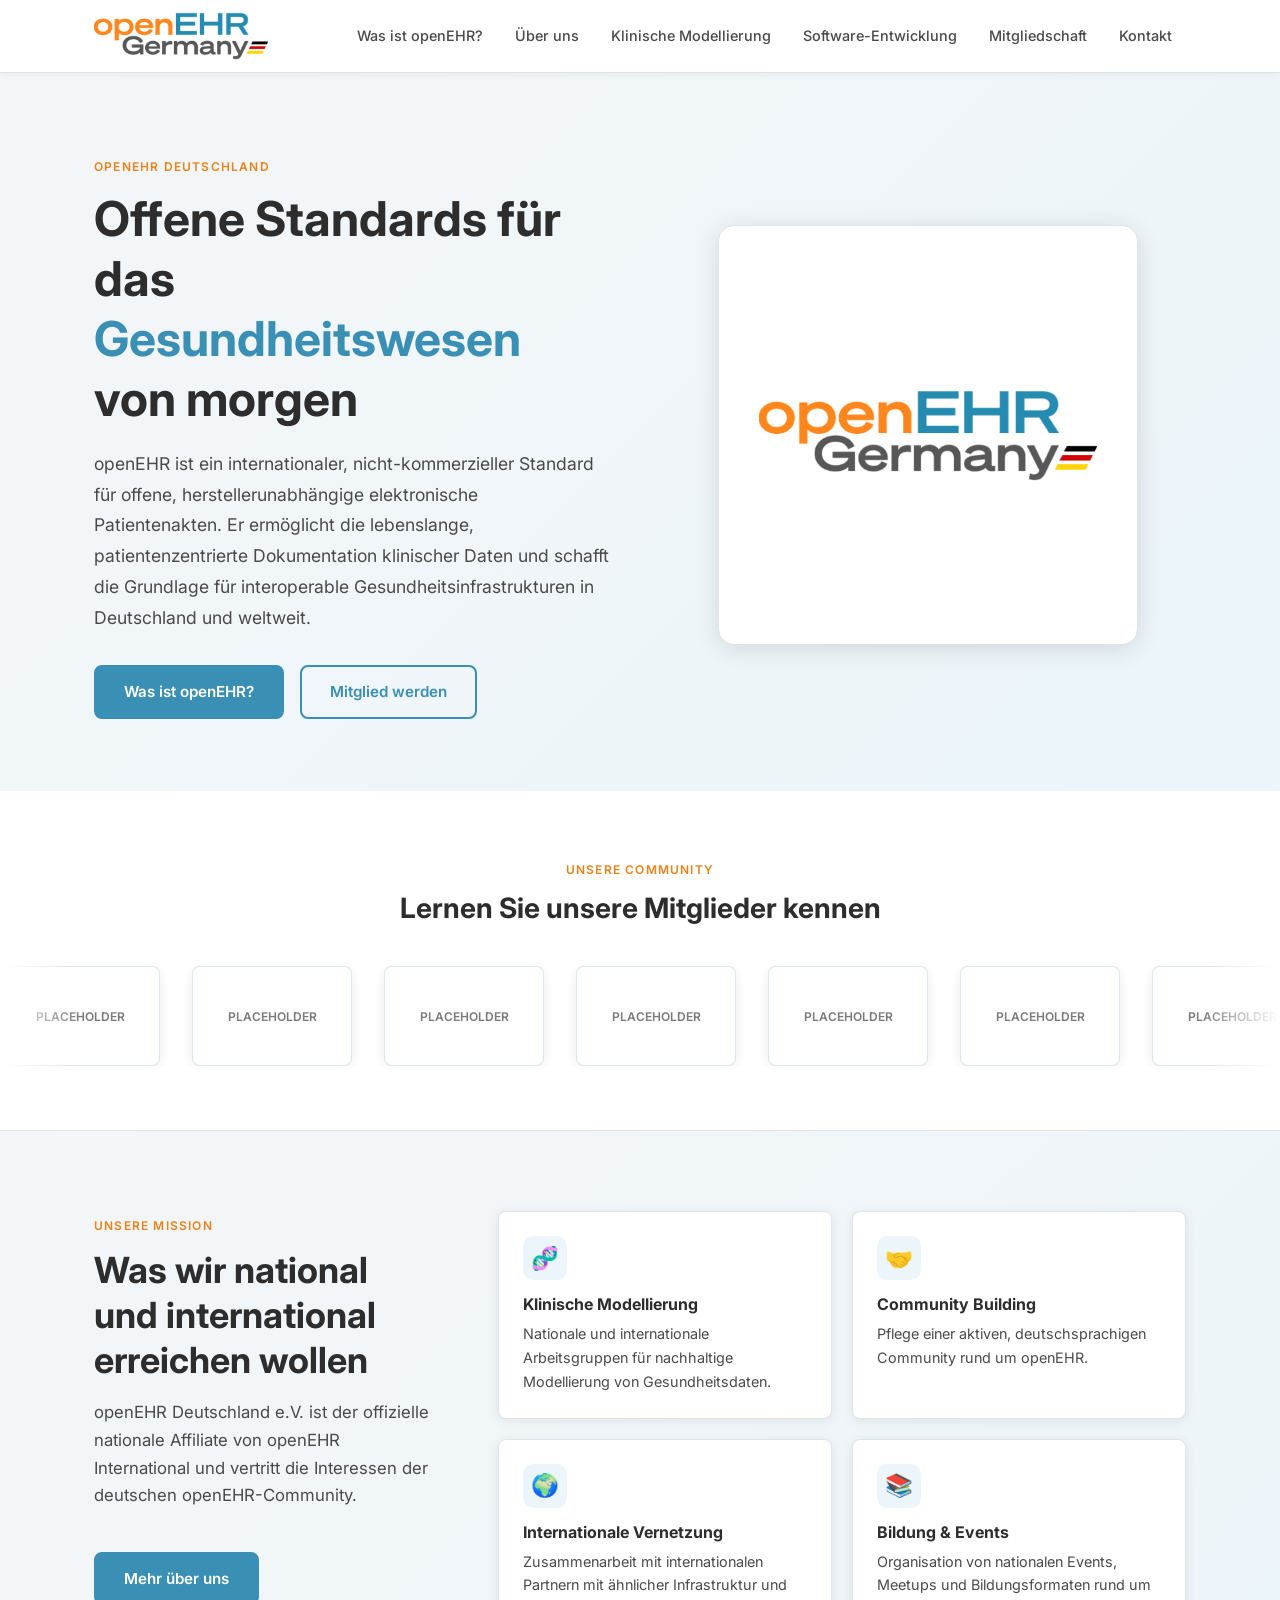
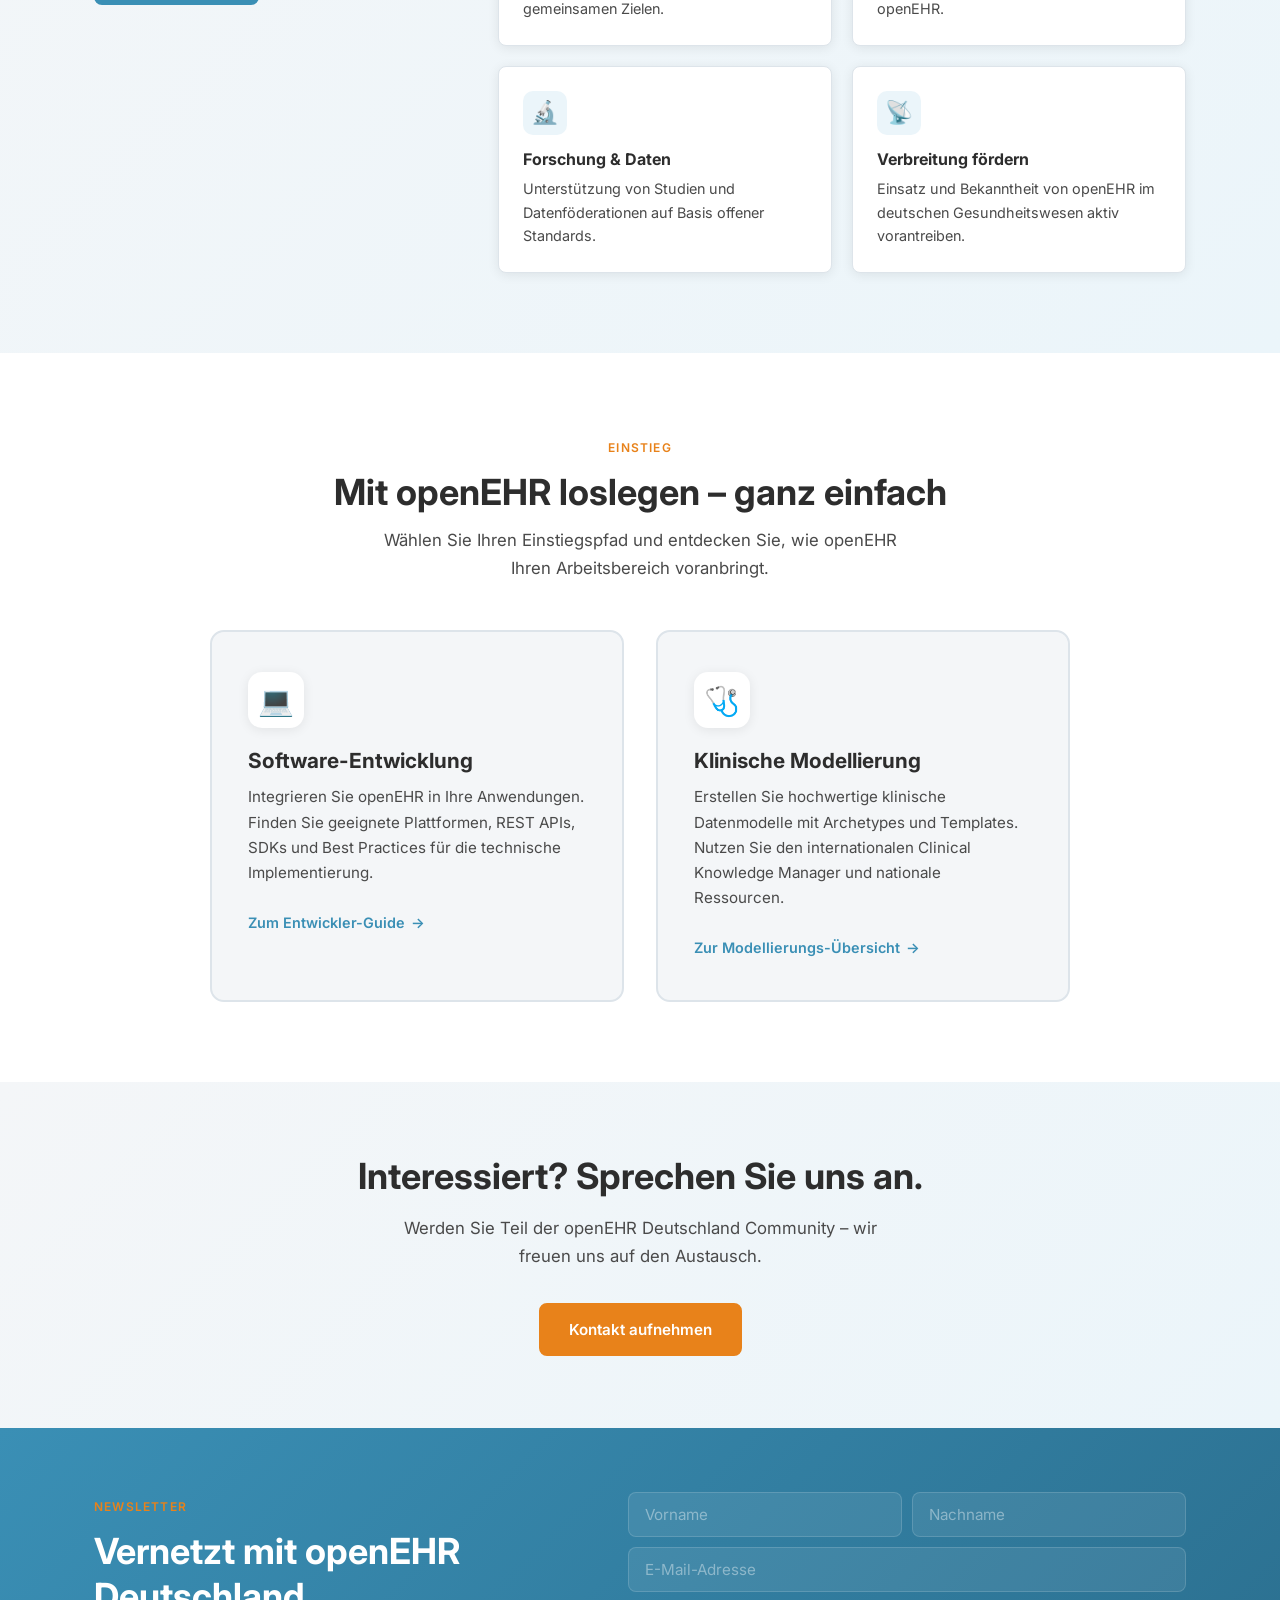
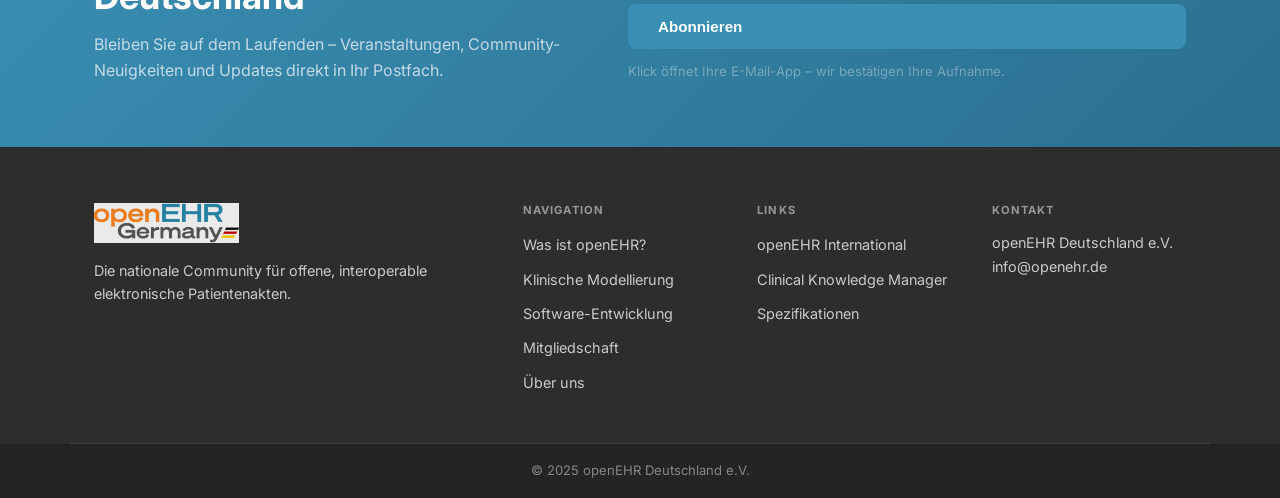
<file: index.html>
<!DOCTYPE html>
<html lang="de">
<head>
  <meta charset="UTF-8">
  <meta name="viewport" content="width=device-width, initial-scale=1.0">
  <title>openEHR Deutschland – Offene Standards für das Gesundheitswesen</title>
  <meta name="description" content="openEHR Deutschland – Die nationale Community für offene, interoperable elektronische Patientenakten in Deutschland.">
  <link rel="stylesheet" href="assets/css/main.css">
  <link rel="preconnect" href="https://fonts.googleapis.com">
  <link rel="preconnect" href="https://fonts.gstatic.com" crossorigin>
  <link href="https://fonts.googleapis.com/css2?family=Inter:wght@300;400;500;600;700&display=swap" rel="stylesheet">
</head>
<body>

<header class="site-header">
  <div class="container header-inner">
    <a href="index.html" class="logo-link">
      <img src="assets/images/logo.png" alt="openEHR Deutschland" class="site-logo">
    </a>
    <nav class="site-nav">
      <button class="nav-toggle" aria-label="Navigation öffnen">
        <span></span><span></span><span></span>
      </button>
            <ul class="nav-list">
        <li><a href="was-ist-openehr.html">Was ist openEHR?</a></li>
        <li><a href="ueber-uns.html">Über uns</a></li>
        <li><a href="klinische-modellierung.html">Klinische Modellierung</a></li>
        <li><a href="software-entwicklung.html">Software-Entwicklung</a></li>
        <li><a href="mitgliedschaft.html">Mitgliedschaft</a></li>
        <li><a href="kontakt.html">Kontakt</a></li>
      </ul>
    </nav>
  </div>
</header>

<main>

  <!-- HERO -->
  <section class="hero">
    <div class="container hero-inner">
      <div class="hero-text">
        <span class="section-label">openEHR Deutschland</span>
        <h1>Offene Standards für das <span class="accent-blue">Gesundheitswesen</span> von morgen</h1>
        <p>
          openEHR ist ein internationaler, nicht-kommerzieller Standard für offene, herstellerunabhängige
          elektronische Patientenakten. Er ermöglicht die lebenslange, patientenzentrierte Dokumentation
          klinischer Daten und schafft die Grundlage für interoperable Gesundheits&shy;infrastrukturen
          in Deutschland und weltweit.
        </p>
        <div class="hero-actions">
          <a href="was-ist-openehr.html" class="btn btn-primary">Was ist openEHR?</a>
          <a href="mitgliedschaft.html" class="btn btn-outline">Mitglied werden</a>
        </div>
      </div>
      <div class="hero-image-wrap">
        <div class="hero-image-box">
          <img src="assets/images/logo.png" alt="openEHR Deutschland Logo">
        </div>
      </div>
    </div>
  </section>

  <!-- MEMBERS SLIDER -->
  <section class="members-section">
    <div class="container">
      <div class="section-header">
        <span class="section-label">Unsere Community</span>
        <h2>Lernen Sie unsere Mitglieder kennen</h2>
      </div>
    </div>
    <div class="slider-outer">
      <div class="slider-track">
        <div class="member-card"><span>PLACEHOLDER</span></div>
        <div class="member-card"><span>PLACEHOLDER</span></div>
        <div class="member-card"><span>PLACEHOLDER</span></div>
        <div class="member-card"><span>PLACEHOLDER</span></div>
        <div class="member-card"><span>PLACEHOLDER</span></div>
        <div class="member-card"><span>PLACEHOLDER</span></div>
        <!-- Duplicate for seamless loop -->
        <div class="member-card"><span>PLACEHOLDER</span></div>
        <div class="member-card"><span>PLACEHOLDER</span></div>
        <div class="member-card"><span>PLACEHOLDER</span></div>
        <div class="member-card"><span>PLACEHOLDER</span></div>
        <div class="member-card"><span>PLACEHOLDER</span></div>
        <div class="member-card"><span>PLACEHOLDER</span></div>
      </div>
    </div>
  </section>

  <!-- AFFILIATE GOALS -->
  <section class="goals-section">
    <div class="container goals-inner">
      <div class="goals-heading">
        <span class="section-label">Unsere Mission</span>
        <h2>Was wir national und international erreichen wollen</h2>
        <p>
          openEHR Deutschland e.V. ist der offizielle nationale Affiliate von openEHR International
          und vertritt die Interessen der deutschen openEHR-Community.
        </p>
        <br>
        <a href="ueber-uns.html" class="btn btn-primary">Mehr über uns</a>
      </div>
      <div class="goals-grid">
        <div class="goal-card">
          <div class="goal-icon">🧬</div>
          <h3>Klinische Modellierung</h3>
          <p>Nationale und internationale Arbeitsgruppen für nachhaltige Modellierung von Gesundheitsdaten.</p>
        </div>
        <div class="goal-card">
          <div class="goal-icon">🤝</div>
          <h3>Community Building</h3>
          <p>Pflege einer aktiven, deutschsprachigen Community rund um openEHR.</p>
        </div>
        <div class="goal-card">
          <div class="goal-icon">🌍</div>
          <h3>Internationale Vernetzung</h3>
          <p>Zusammenarbeit mit internationalen Partnern mit ähnlicher Infrastruktur und gemeinsamen Zielen.</p>
        </div>
        <div class="goal-card">
          <div class="goal-icon">📚</div>
          <h3>Bildung &amp; Events</h3>
          <p>Organisation von nationalen Events, Meetups und Bildungsformaten rund um openEHR.</p>
        </div>
        <div class="goal-card">
          <div class="goal-icon">🔬</div>
          <h3>Forschung &amp; Daten</h3>
          <p>Unterstützung von Studien und Datenföderationen auf Basis offener Standards.</p>
        </div>
        <div class="goal-card">
          <div class="goal-icon">📡</div>
          <h3>Verbreitung fördern</h3>
          <p>Einsatz und Bekanntheit von openEHR im deutschen Gesundheitswesen aktiv vorantreiben.</p>
        </div>
      </div>
    </div>
  </section>

  <!-- GETTING STARTED -->
  <section class="getstarted-section">
    <div class="container">
      <div class="section-header">
        <span class="section-label">Einstieg</span>
        <h2>Mit openEHR loslegen – ganz einfach</h2>
        <p>Wählen Sie Ihren Einstiegspfad und entdecken Sie, wie openEHR Ihren Arbeitsbereich voranbringt.</p>
      </div>
      <div class="getstarted-grid">
        <a href="software-entwicklung.html" class="getstarted-card">
          <div class="card-icon">💻</div>
          <h3>Software-Entwicklung</h3>
          <p>
            Integrieren Sie openEHR in Ihre Anwendungen. Finden Sie geeignete Plattformen,
            REST APIs, SDKs und Best Practices für die technische Implementierung.
          </p>
          <span class="card-link">Zum Entwickler-Guide</span>
        </a>
        <a href="klinische-modellierung.html" class="getstarted-card">
          <div class="card-icon">🩺</div>
          <h3>Klinische Modellierung</h3>
          <p>
            Erstellen Sie hochwertige klinische Datenmodelle mit Archetypes und Templates.
            Nutzen Sie den internationalen Clinical Knowledge Manager und nationale Ressourcen.
          </p>
          <span class="card-link">Zur Modellierungs-Übersicht</span>
        </a>
      </div>
    </div>
  </section>

  <!-- CTA / Kontakt -->
  <section class="cta-section">
    <div class="container">
      <h2>Interessiert? Sprechen Sie uns an.</h2>
      <p>Werden Sie Teil der openEHR Deutschland Community – wir freuen uns auf den Austausch.</p>
      <a href="kontakt.html" class="btn btn-orange">Kontakt aufnehmen</a>
    </div>
  </section>

  <!-- Newsletter -->
  <section class="newsletter-section">
    <div class="container newsletter-inner">
      <div class="newsletter-text">
        <span class="section-label">Newsletter</span>
        <h2>Vernetzt mit openEHR Deutschland</h2>
        <p>Bleiben Sie auf dem Laufenden – Veranstaltungen, Community-Neuigkeiten und Updates direkt in Ihr Postfach.</p>
      </div>
      <form class="newsletter-form" id="newsletterForm" novalidate>
        <div class="newsletter-fields">
          <input type="text" id="nl-first" placeholder="Vorname" required>
          <input type="text" id="nl-last" placeholder="Nachname" required>
          <input type="email" id="nl-email" placeholder="E-Mail-Adresse" required>
        </div>
        <button type="submit" class="btn btn-primary">Abonnieren</button>
        <p class="newsletter-hint">Klick öffnet Ihre E-Mail-App – wir bestätigen Ihre Aufnahme.</p>
      </form>
    </div>
  </section>

</main>

<footer class="site-footer">
  <div class="container footer-inner">
    <div class="footer-col">
      <img src="assets/images/logo.png" alt="openEHR Deutschland" class="footer-logo">
      <p class="footer-tagline">Die nationale Community für offene, interoperable elektronische Patientenakten.</p>
    </div>
    <div class="footer-col">
      <h4>Navigation</h4>
      <ul>
        <li><a href="was-ist-openehr.html">Was ist openEHR?</a></li>
        <li><a href="klinische-modellierung.html">Klinische Modellierung</a></li>
        <li><a href="software-entwicklung.html">Software-Entwicklung</a></li>
        <li><a href="mitgliedschaft.html">Mitgliedschaft</a></li>
        <li><a href="ueber-uns.html">Über uns</a></li>
      </ul>
    </div>
    <div class="footer-col">
      <h4>Links</h4>
      <ul>
        <li><a href="https://www.openehr.org" target="_blank" rel="noopener">openEHR International</a></li>
        <li><a href="https://ckm.openehr.org" target="_blank" rel="noopener">Clinical Knowledge Manager</a></li>
        <li><a href="https://specifications.openehr.org" target="_blank" rel="noopener">Spezifikationen</a></li>
      </ul>
    </div>
    <div class="footer-col">
      <h4>Kontakt</h4>
      <p>openEHR Deutschland e.V.<br>
      <a href="mailto:info@openehr.de">info@openehr.de</a></p>
    </div>
  </div>
  <div class="footer-bottom">
    <div class="container">
      <p>&copy; 2025 openEHR Deutschland e.V.</p>
    </div>
  </div>
</footer>

<script src="assets/js/main.js"></script>
<script>
  document.getElementById('newsletterForm').addEventListener('submit', function(e) {
    e.preventDefault();
    var first = document.getElementById('nl-first').value.trim();
    var last  = document.getElementById('nl-last').value.trim();
    var email = document.getElementById('nl-email').value.trim();
    if (!first || !last || !email) return;
    var body = 'Bitte nehmen Sie mich in den Newsletter-Verteiler auf.

Name: ' + first + ' ' + last + '
E-Mail: ' + email;
    window.location.href = 'mailto:newsletter@openehr.de?subject=Newsletter%20Anmeldung&body=' + encodeURIComponent(body);
  });
</script>
</body>
</html>
</file>
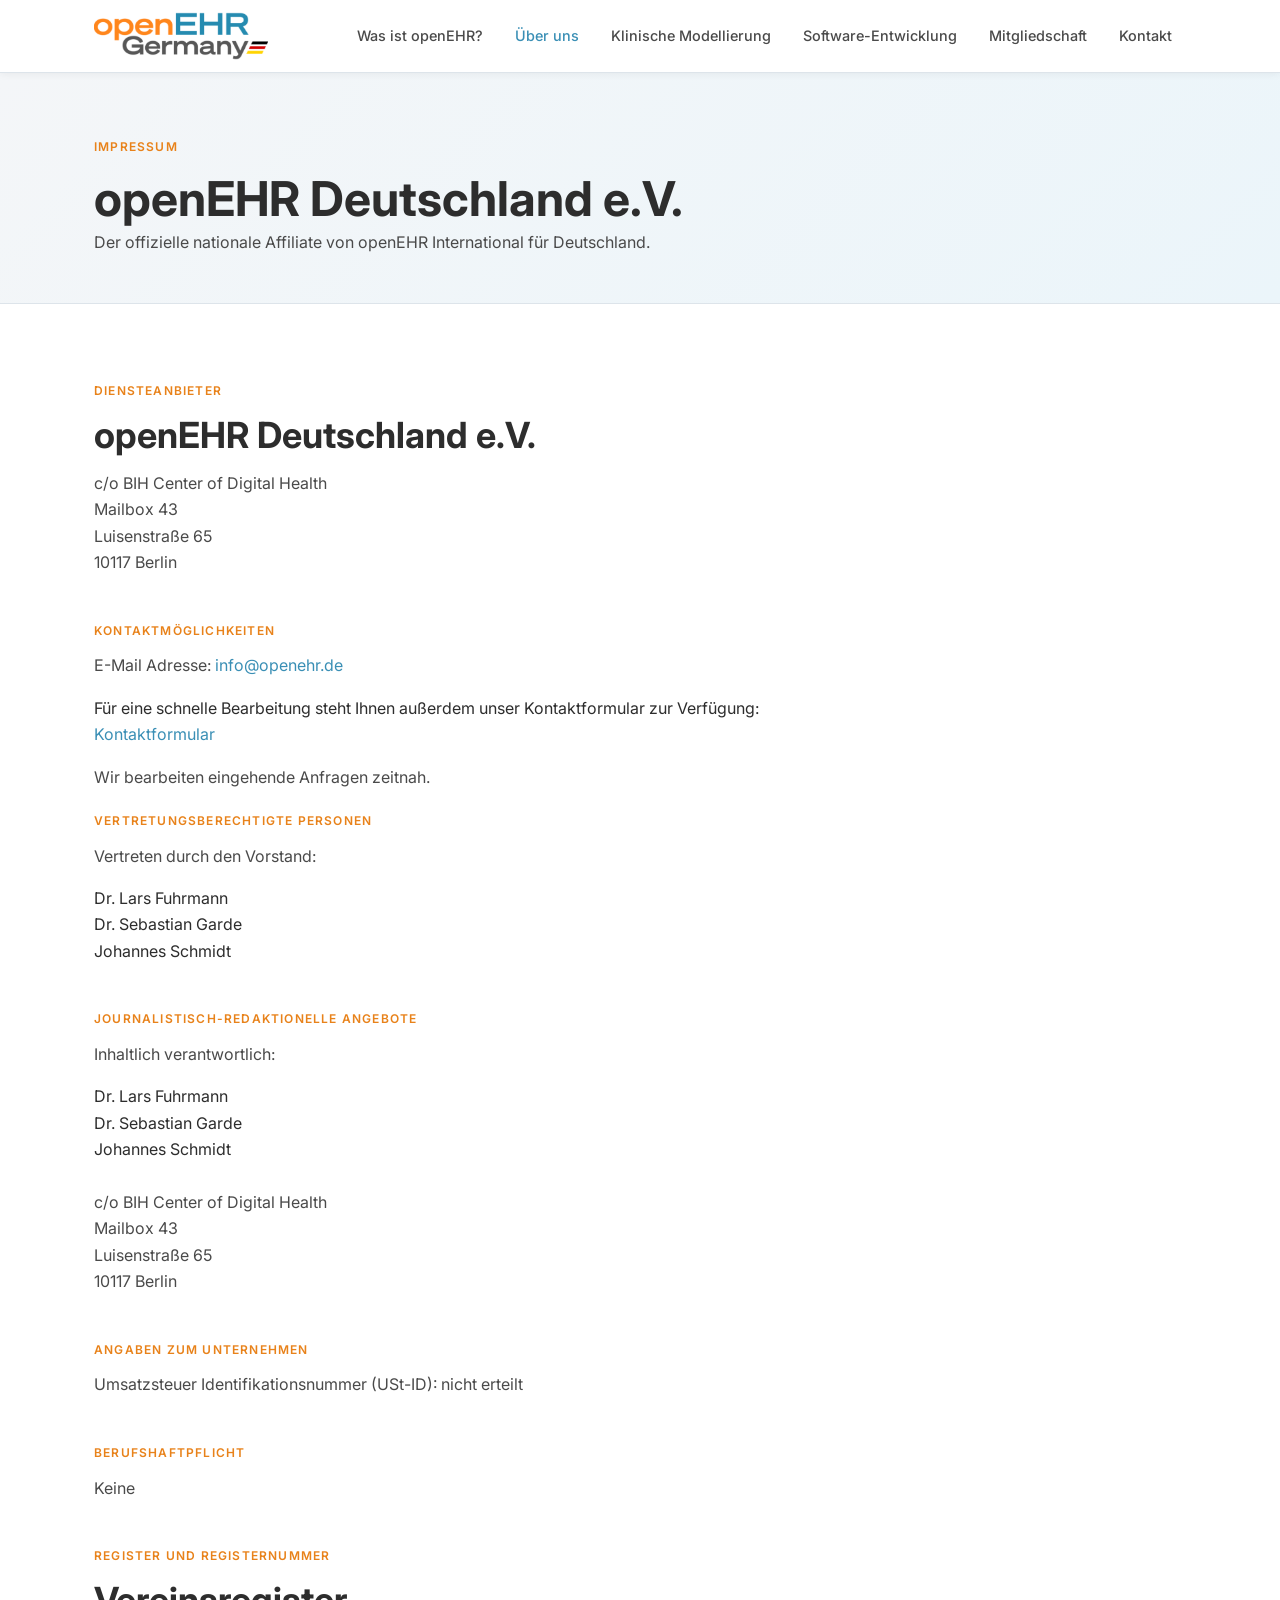
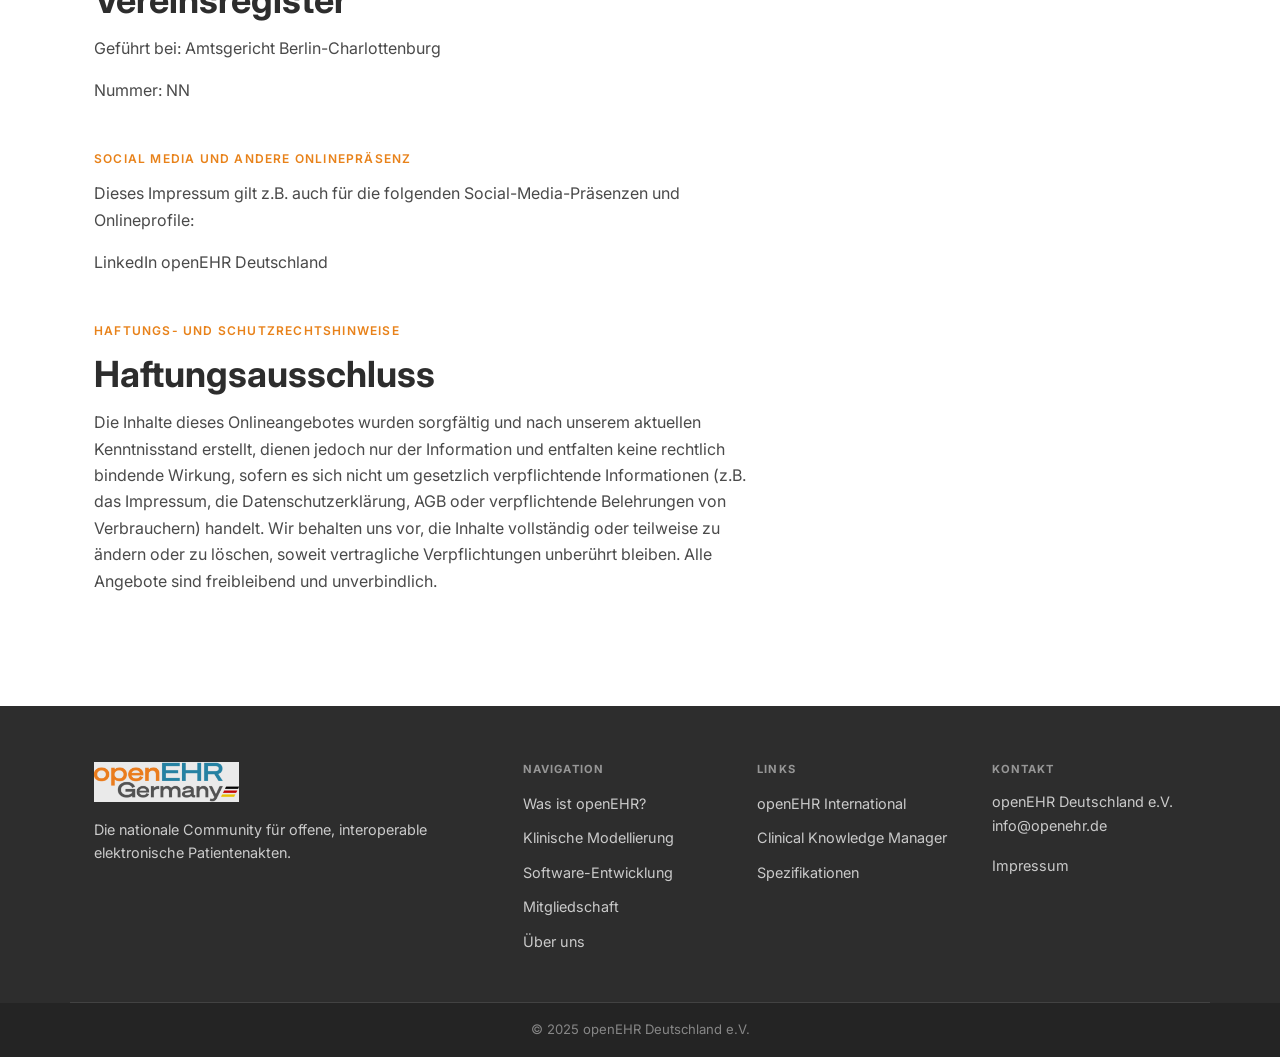
<file: impressum.html>
<!DOCTYPE html>
<html lang="de">
<head>
  <meta charset="UTF-8">
  <meta name="viewport" content="width=device-width, initial-scale=1.0">
  <title>Über uns – openEHR Deutschland</title>
  <meta name="description" content="openEHR Deutschland e.V. – der offizielle nationale Affiliate von openEHR International.">
  <link rel="stylesheet" href="assets/css/main.css">
  <link rel="preconnect" href="https://fonts.googleapis.com">
  <link rel="preconnect" href="https://fonts.gstatic.com" crossorigin>
  <link href="https://fonts.googleapis.com/css2?family=Inter:wght@300;400;500;600;700&display=swap" rel="stylesheet">
</head>
<body>

<header class="site-header">
  <div class="container header-inner">
    <a href="index.html" class="logo-link">
      <img src="assets/images/logo.png" alt="openEHR Deutschland" class="site-logo">
    </a>
    <nav class="site-nav">
      <button class="nav-toggle" aria-label="Navigation öffnen">
        <span></span><span></span><span></span>
      </button>
            <ul class="nav-list">
        <li><a href="was-ist-openehr.html">Was ist openEHR?</a></li>
        <li><a href="ueber-uns.html" class="active">Über uns</a></li>
        <li><a href="klinische-modellierung.html">Klinische Modellierung</a></li>
        <li><a href="software-entwicklung.html">Software-Entwicklung</a></li>
        <li><a href="mitgliedschaft.html">Mitgliedschaft</a></li>
        <li><a href="kontakt.html">Kontakt</a></li>
      </ul>
    </nav>
  </div>
</header>

<main>
  <section class="page-hero">
    <div class="container">
      <span class="section-label">Impressum</span>
      <h1>openEHR Deutschland e.V.</h1>
      <p>Der offizielle nationale Affiliate von openEHR International für Deutschland.</p>
    </div>
  </section>
  <!-- Wer wir sind – weiß -->
  <section class="content-section bg-white">
    <div class="container">
      <div class="section-intro">
        <span class="section-label">Diensteanbieter</span>
        <h2>openEHR Deutschland e.V.</h2>
        <p>
        c/o BIH Center of Digital Health<br>
        Mailbox 43<br>
        Luisenstraße 65<br>
        10117 Berlin<br>
        </p>
      </div>
      <div class="section-intro">
        <span class="section-label">Kontaktmöglichkeiten</span>
        <p>E-Mail Adresse: <a href="mailto:info@openehr.de">info@openehr.de</a></p
		<p>Für eine schnelle Bearbeitung steht Ihnen außerdem unser Kontaktformular zur Verfügung: <a href="kontakt.html">Kontaktformular</a></p>
		<p>Wir bearbeiten eingehende Anfragen zeitnah.</p
      </div>
      <div class="section-intro">
        <span class="section-label">Vertretungsberechtigte Personen</span>
        <p>Vertreten durch den Vorstand:</p>
		<ul>
			<li>Dr. Lars Fuhrmann</li>
			<li>Dr. Sebastian Garde</li>
			<li>Johannes Schmidt</li>
		</ul>
      </div>
      <div class="section-intro">
        <span class="section-label">Journalistisch-redaktionelle Angebote</span>
        <p>Inhaltlich verantwortlich: </p>
		<ul>
			<li>Dr. Lars Fuhrmann</li>
			<li>Dr. Sebastian Garde</li>
			<li>Johannes Schmidt</li>
		</ul>
		<p><br>
		c/o BIH Center of Digital Health<br>
        Mailbox 43<br>
        Luisenstraße 65<br>
        10117 Berlin<br>
        </p>
      </div>
      <div class="section-intro">
        <span class="section-label">Angaben zum Unternehmen</span>
        <p>Umsatzsteuer Identifikationsnummer (USt-ID): nicht erteilt</p> 
      </div>
      <div class="section-intro">
        <span class="section-label">Berufshaftpflicht</span>
        <p>Keine</p> 
      </div>
      <div class="section-intro">
        <span class="section-label">Register und Registernummer</span>
        <h2>Vereinsregister</h2> 
        <p>Geführt bei: Amtsgericht Berlin-Charlottenburg</p>
        <p>Nummer: NN</p>
      </div>
      <div class="section-intro">
        <span class="section-label">Social Media und andere Onlinepräsenz</span>
        <p>Dieses Impressum gilt z.B. auch für die folgenden Social-Media-Präsenzen und Onlineprofile:</p> 
        <p>LinkedIn openEHR Deutschland</p>
     
      </div>
        <div class="section-intro">
        <span class="section-label">Haftungs- und Schutzrechtshinweise</span>
        <h2>Haftungsausschluss</h2> 
        <p>Die Inhalte dieses Onlineangebotes wurden sorgfältig und nach unserem aktuellen Kenntnisstand erstellt, dienen jedoch nur der Information und entfalten keine rechtlich bindende Wirkung, sofern es sich nicht um gesetzlich verpflichtende Informationen (z.B. das Impressum, die Datenschutzerklärung, AGB oder verpflichtende Belehrungen von Verbrauchern) handelt. Wir behalten uns vor, die Inhalte vollständig oder teilweise zu ändern oder zu löschen, soweit vertragliche Verpflichtungen unberührt bleiben. Alle Angebote sind freibleibend und unverbindlich.</p>
      </div>
    </div>
  </section>

</main>

<footer class="site-footer">
  <div class="container footer-inner">
    <div class="footer-col">
      <img src="assets/images/logo.png" alt="openEHR Deutschland" class="footer-logo">
      <p class="footer-tagline">Die nationale Community für offene, interoperable elektronische Patientenakten.</p>
    </div>
    <div class="footer-col">
      <h4>Navigation</h4>
      <ul>
        <li><a href="was-ist-openehr.html">Was ist openEHR?</a></li>
        <li><a href="klinische-modellierung.html">Klinische Modellierung</a></li>
        <li><a href="software-entwicklung.html">Software-Entwicklung</a></li>
        <li><a href="mitgliedschaft.html">Mitgliedschaft</a></li>
        <li><a href="ueber-uns.html">Über uns</a></li>
      </ul>
    </div>
    <div class="footer-col">
      <h4>Links</h4>
      <ul>
        <li><a href="https://www.openehr.org" target="_blank" rel="noopener">openEHR International</a></li>
        <li><a href="https://ckm.openehr.org" target="_blank" rel="noopener">Clinical Knowledge Manager</a></li>
        <li><a href="https://specifications.openehr.org" target="_blank" rel="noopener">Spezifikationen</a></li>
      </ul>
    </div>
    <div class="footer-col">
      <h4>Kontakt</h4>
      <p>openEHR Deutschland e.V.<br>
      <a href="mailto:info@openehr.de">info@openehr.de</a></p>
      <p><a href="impressum.html">Impressum</a></p>
    </div>
  </div>
  <div class="footer-bottom">
    <div class="container">
      <p>&copy; 2025 openEHR Deutschland e.V.</p>
    </div>
  </div>
</footer>

<script src="assets/js/main.js"></script>
</body>
</html>
</file>
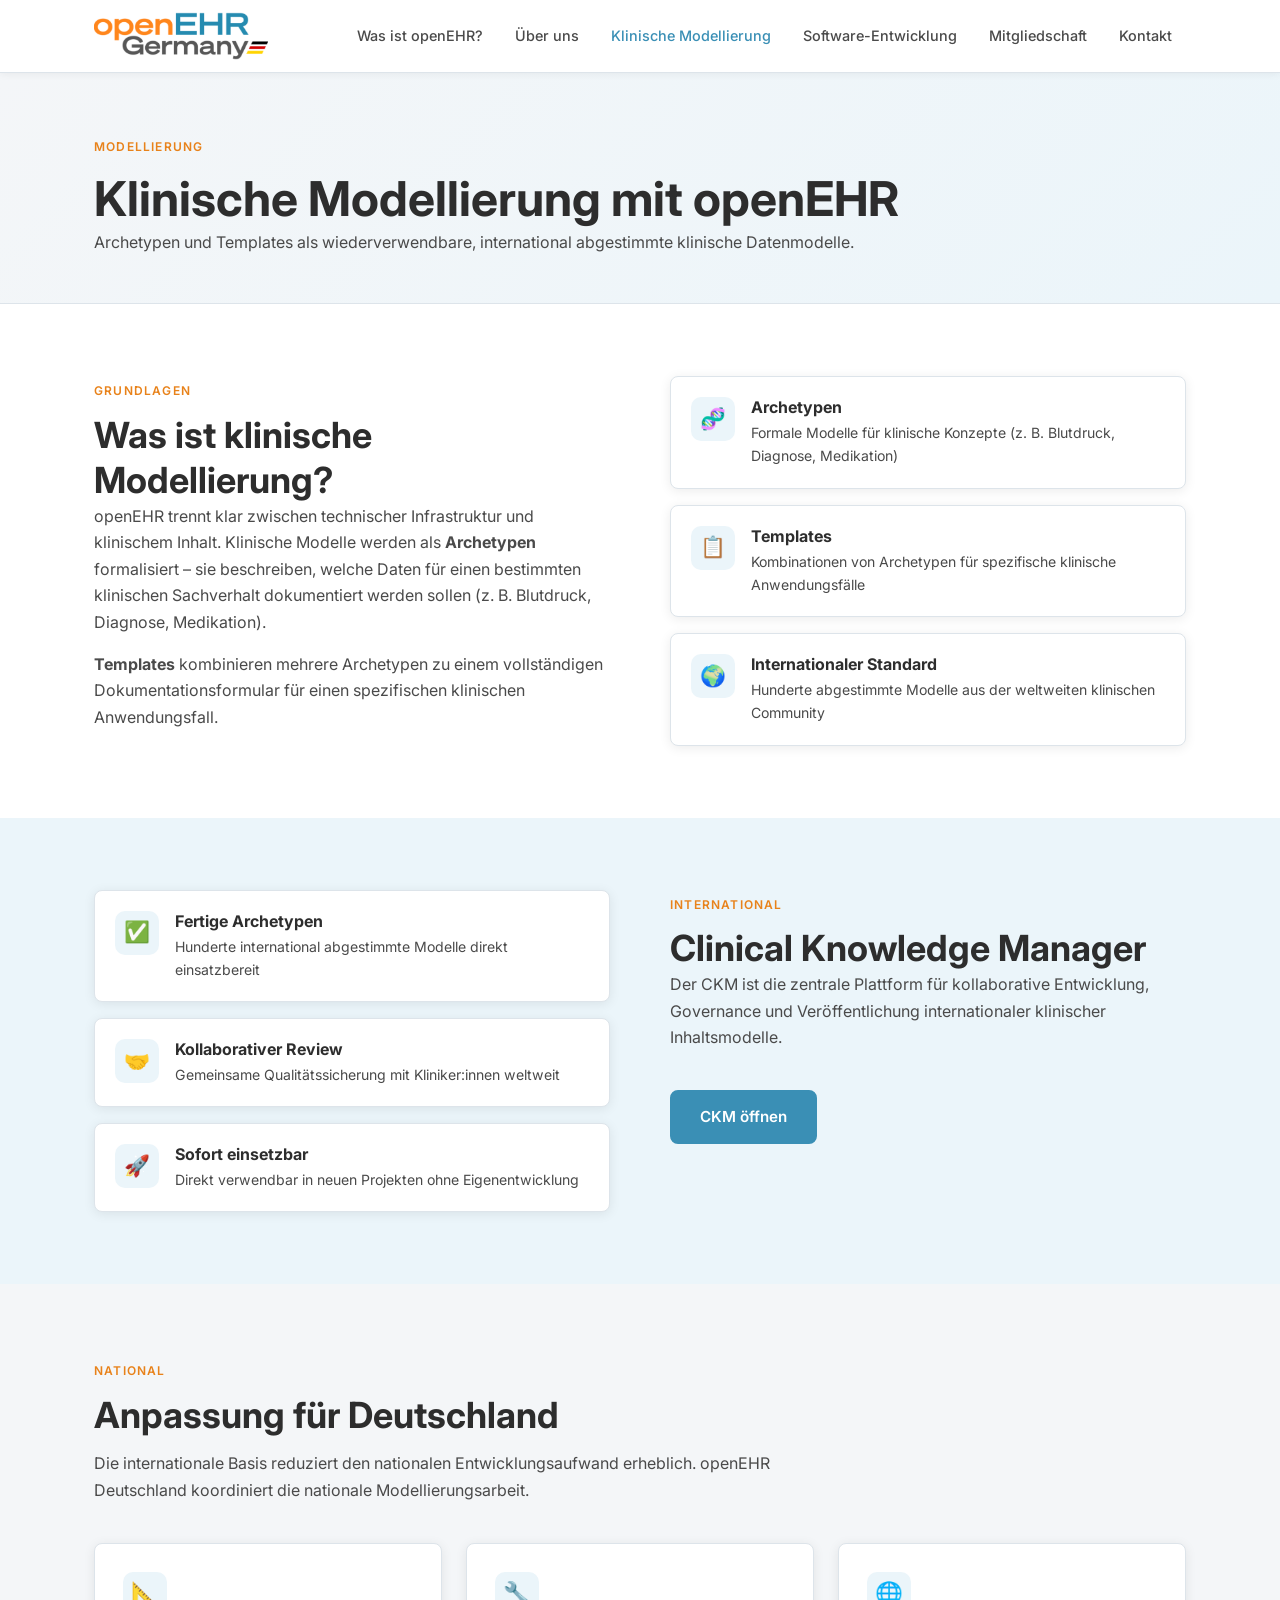
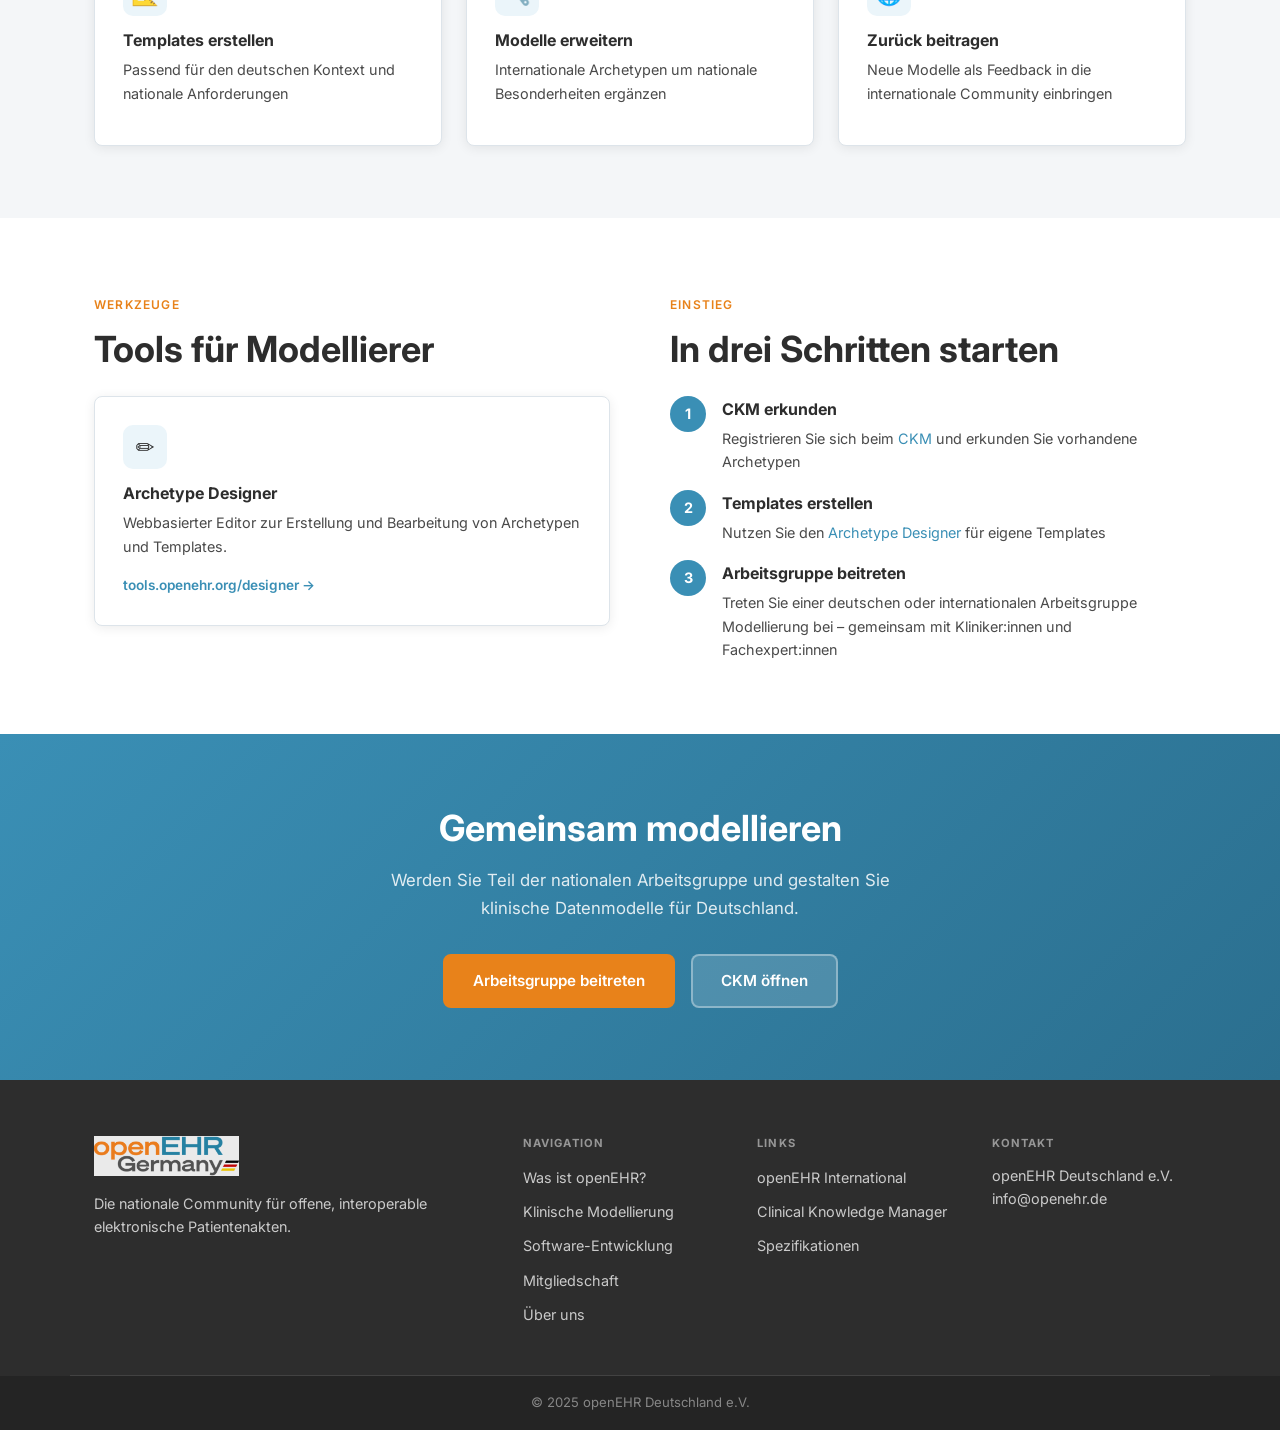
<file: klinische-modellierung.html>
<!DOCTYPE html>
<html lang="de">
<head>
  <meta charset="UTF-8">
  <meta name="viewport" content="width=device-width, initial-scale=1.0">
  <title>Klinische Modellierung – openEHR Deutschland</title>
  <meta name="description" content="openEHR-Archetypen und Templates – internationale und nationale klinische Datenmodelle für Deutschland.">
  <link rel="stylesheet" href="assets/css/main.css">
  <link rel="preconnect" href="https://fonts.googleapis.com">
  <link rel="preconnect" href="https://fonts.gstatic.com" crossorigin>
  <link href="https://fonts.googleapis.com/css2?family=Inter:wght@300;400;500;600;700&display=swap" rel="stylesheet">
</head>
<body>

<header class="site-header">
  <div class="container header-inner">
    <a href="index.html" class="logo-link">
      <img src="assets/images/logo.png" alt="openEHR Deutschland" class="site-logo">
    </a>
    <nav class="site-nav">
      <button class="nav-toggle" aria-label="Navigation öffnen">
        <span></span><span></span><span></span>
      </button>
            <ul class="nav-list">
        <li><a href="was-ist-openehr.html">Was ist openEHR?</a></li>
        <li><a href="ueber-uns.html">Über uns</a></li>
        <li><a href="klinische-modellierung.html" class="active">Klinische Modellierung</a></li>
        <li><a href="software-entwicklung.html">Software-Entwicklung</a></li>
        <li><a href="mitgliedschaft.html">Mitgliedschaft</a></li>
        <li><a href="kontakt.html">Kontakt</a></li>
      </ul>
    </nav>
  </div>
</header>

<main>
  <section class="page-hero">
    <div class="container">
      <span class="section-label">Modellierung</span>
      <h1>Klinische Modellierung mit openEHR</h1>
      <p>Archetypen und Templates als wiederverwendbare, international abgestimmte klinische Datenmodelle.</p>
    </div>
  </section>

  <!-- Was ist Modellierung – weiß -->
  <section class="content-section bg-white">
    <div class="container content-2col">
      <div>
        <span class="section-label">Grundlagen</span>
        <h2>Was ist klinische Modellierung?</h2>
        <p>openEHR trennt klar zwischen technischer Infrastruktur und klinischem Inhalt. Klinische Modelle werden als <strong>Archetypen</strong> formalisiert – sie beschreiben, welche Daten für einen bestimmten klinischen Sachverhalt dokumentiert werden sollen (z.&nbsp;B. Blutdruck, Diagnose, Medikation).</p>
        <p><strong>Templates</strong> kombinieren mehrere Archetypen zu einem vollständigen Dokumentationsformular für einen spezifischen klinischen Anwendungsfall.</p>
      </div>
      <div class="feat-list">
        <div class="feat-item">
          <div class="feat-icon">🧬</div>
          <div><h3>Archetypen</h3><p>Formale Modelle für klinische Konzepte (z.&nbsp;B. Blutdruck, Diagnose, Medikation)</p></div>
        </div>
        <div class="feat-item">
          <div class="feat-icon">📋</div>
          <div><h3>Templates</h3><p>Kombinationen von Archetypen für spezifische klinische Anwendungsfälle</p></div>
        </div>
        <div class="feat-item">
          <div class="feat-icon">🌍</div>
          <div><h3>Internationaler Standard</h3><p>Hunderte abgestimmte Modelle aus der weltweiten klinischen Community</p></div>
        </div>
      </div>
    </div>
  </section>

  <!-- CKM – blau-hell -->
  <section class="content-section bg-blue-light">
    <div class="container content-2col">
      <div class="feat-list">
        <div class="feat-item">
          <div class="feat-icon">✅</div>
          <div><h3>Fertige Archetypen</h3><p>Hunderte international abgestimmte Modelle direkt einsatzbereit</p></div>
        </div>
        <div class="feat-item">
          <div class="feat-icon">🤝</div>
          <div><h3>Kollaborativer Review</h3><p>Gemeinsame Qualitätssicherung mit Kliniker:innen weltweit</p></div>
        </div>
        <div class="feat-item">
          <div class="feat-icon">🚀</div>
          <div><h3>Sofort einsetzbar</h3><p>Direkt verwendbar in neuen Projekten ohne Eigenentwicklung</p></div>
        </div>
      </div>
      <div>
        <span class="section-label">International</span>
        <h2>Clinical Knowledge Manager</h2>
        <p>Der CKM ist die zentrale Plattform für kollaborative Entwicklung, Governance und Veröffentlichung internationaler klinischer Inhaltsmodelle.</p>
        <a href="https://ckm.openehr.org" target="_blank" rel="noopener" class="btn btn-primary" style="margin-top: 24px;">CKM öffnen</a>
      </div>
    </div>
  </section>

  <!-- National – grau-hell -->
  <section class="content-section bg-gray-light">
    <div class="container">
      <div class="section-intro">
        <span class="section-label">National</span>
        <h2>Anpassung für Deutschland</h2>
        <p>Die internationale Basis reduziert den nationalen Entwicklungsaufwand erheblich. openEHR Deutschland koordiniert die nationale Modellierungsarbeit.</p>
      </div>
      <div class="card-grid-3">
        <div class="info-card">
          <div class="goal-icon">📐</div>
          <h3>Templates erstellen</h3>
          <p>Passend für den deutschen Kontext und nationale Anforderungen</p>
        </div>
        <div class="info-card">
          <div class="goal-icon">🔧</div>
          <h3>Modelle erweitern</h3>
          <p>Internationale Archetypen um nationale Besonderheiten ergänzen</p>
        </div>
        <div class="info-card">
          <div class="goal-icon">🌐</div>
          <h3>Zurück beitragen</h3>
          <p>Neue Modelle als Feedback in die internationale Community einbringen</p>
        </div>
      </div>
    </div>
  </section>

  <!-- Werkzeuge + Einstieg – weiß -->
  <section class="content-section bg-white">
    <div class="container content-2col">
      <div>
        <span class="section-label">Werkzeuge</span>
        <h2>Tools für Modellierer</h2>
        <div class="info-card" style="margin-top: 24px; margin-bottom: 16px;">
          <div class="goal-icon">✏️</div>
          <h3>Archetype Designer</h3>
          <p>Webbasierter Editor zur Erstellung und Bearbeitung von Archetypen und Templates.</p>
          <a href="https://tools.openehr.org/designer/" target="_blank" rel="noopener" class="card-link">tools.openehr.org/designer →</a>
        </div>
      </div>
      <div>
        <span class="section-label">Einstieg</span>
        <h2>In drei Schritten starten</h2>
        <ol class="steps-list">
          <li>
            <span class="step-num">1</span>
            <div>
              <strong>CKM erkunden</strong>
              <p>Registrieren Sie sich beim <a href="https://ckm.openehr.org" target="_blank" rel="noopener">CKM</a> und erkunden Sie vorhandene Archetypen</p>
            </div>
          </li>
          <li>
            <span class="step-num">2</span>
            <div>
              <strong>Templates erstellen</strong>
              <p>Nutzen Sie den <a href="https://tools.openehr.org/designer/" target="_blank" rel="noopener">Archetype Designer</a> für eigene Templates</p>
            </div>
          </li>
          <li>
            <span class="step-num">3</span>
            <div>
              <strong>Arbeitsgruppe beitreten</strong>
              <p>Treten Sie einer deutschen oder internationalen Arbeitsgruppe Modellierung bei – gemeinsam mit Kliniker:innen und Fachexpert:innen</p>
            </div>
          </li>
        </ol>
      </div>
    </div>
  </section>

  <!-- CTA – blau -->
  <section class="content-section bg-blue-grad" style="text-align: center;">
    <div class="container">
      <h2 style="color: var(--white); margin-bottom: 16px;">Gemeinsam modellieren</h2>
      <p style="color: rgba(255,255,255,0.85); font-size: 1.05rem; max-width: 520px; margin: 0 auto 32px;">Werden Sie Teil der nationalen Arbeitsgruppe und gestalten Sie klinische Datenmodelle für Deutschland.</p>
      <div style="display: flex; gap: 16px; justify-content: center; flex-wrap: wrap;">
        <a href="mitgliedschaft.html" class="btn btn-orange">Arbeitsgruppe beitreten</a>
        <a href="https://ckm.openehr.org" class="btn" style="background: rgba(255,255,255,0.15); color: white; border-color: rgba(255,255,255,0.35);" target="_blank" rel="noopener">CKM öffnen</a>
      </div>
    </div>
  </section>

</main>

<footer class="site-footer">
  <div class="container footer-inner">
    <div class="footer-col">
      <img src="assets/images/logo.png" alt="openEHR Deutschland" class="footer-logo">
      <p class="footer-tagline">Die nationale Community für offene, interoperable elektronische Patientenakten.</p>
    </div>
    <div class="footer-col">
      <h4>Navigation</h4>
      <ul>
        <li><a href="was-ist-openehr.html">Was ist openEHR?</a></li>
        <li><a href="klinische-modellierung.html">Klinische Modellierung</a></li>
        <li><a href="software-entwicklung.html">Software-Entwicklung</a></li>
        <li><a href="mitgliedschaft.html">Mitgliedschaft</a></li>
        <li><a href="ueber-uns.html">Über uns</a></li>
      </ul>
    </div>
    <div class="footer-col">
      <h4>Links</h4>
      <ul>
        <li><a href="https://www.openehr.org" target="_blank" rel="noopener">openEHR International</a></li>
        <li><a href="https://ckm.openehr.org" target="_blank" rel="noopener">Clinical Knowledge Manager</a></li>
        <li><a href="https://specifications.openehr.org" target="_blank" rel="noopener">Spezifikationen</a></li>
      </ul>
    </div>
    <div class="footer-col">
      <h4>Kontakt</h4>
      <p>openEHR Deutschland e.V.<br>
      <a href="mailto:info@openehr.de">info@openehr.de</a></p>
    </div>
  </div>
  <div class="footer-bottom">
    <div class="container">
      <p>&copy; 2025 openEHR Deutschland e.V.</p>
    </div>
  </div>
</footer>

<script src="assets/js/main.js"></script>
</body>
</html>
</file>
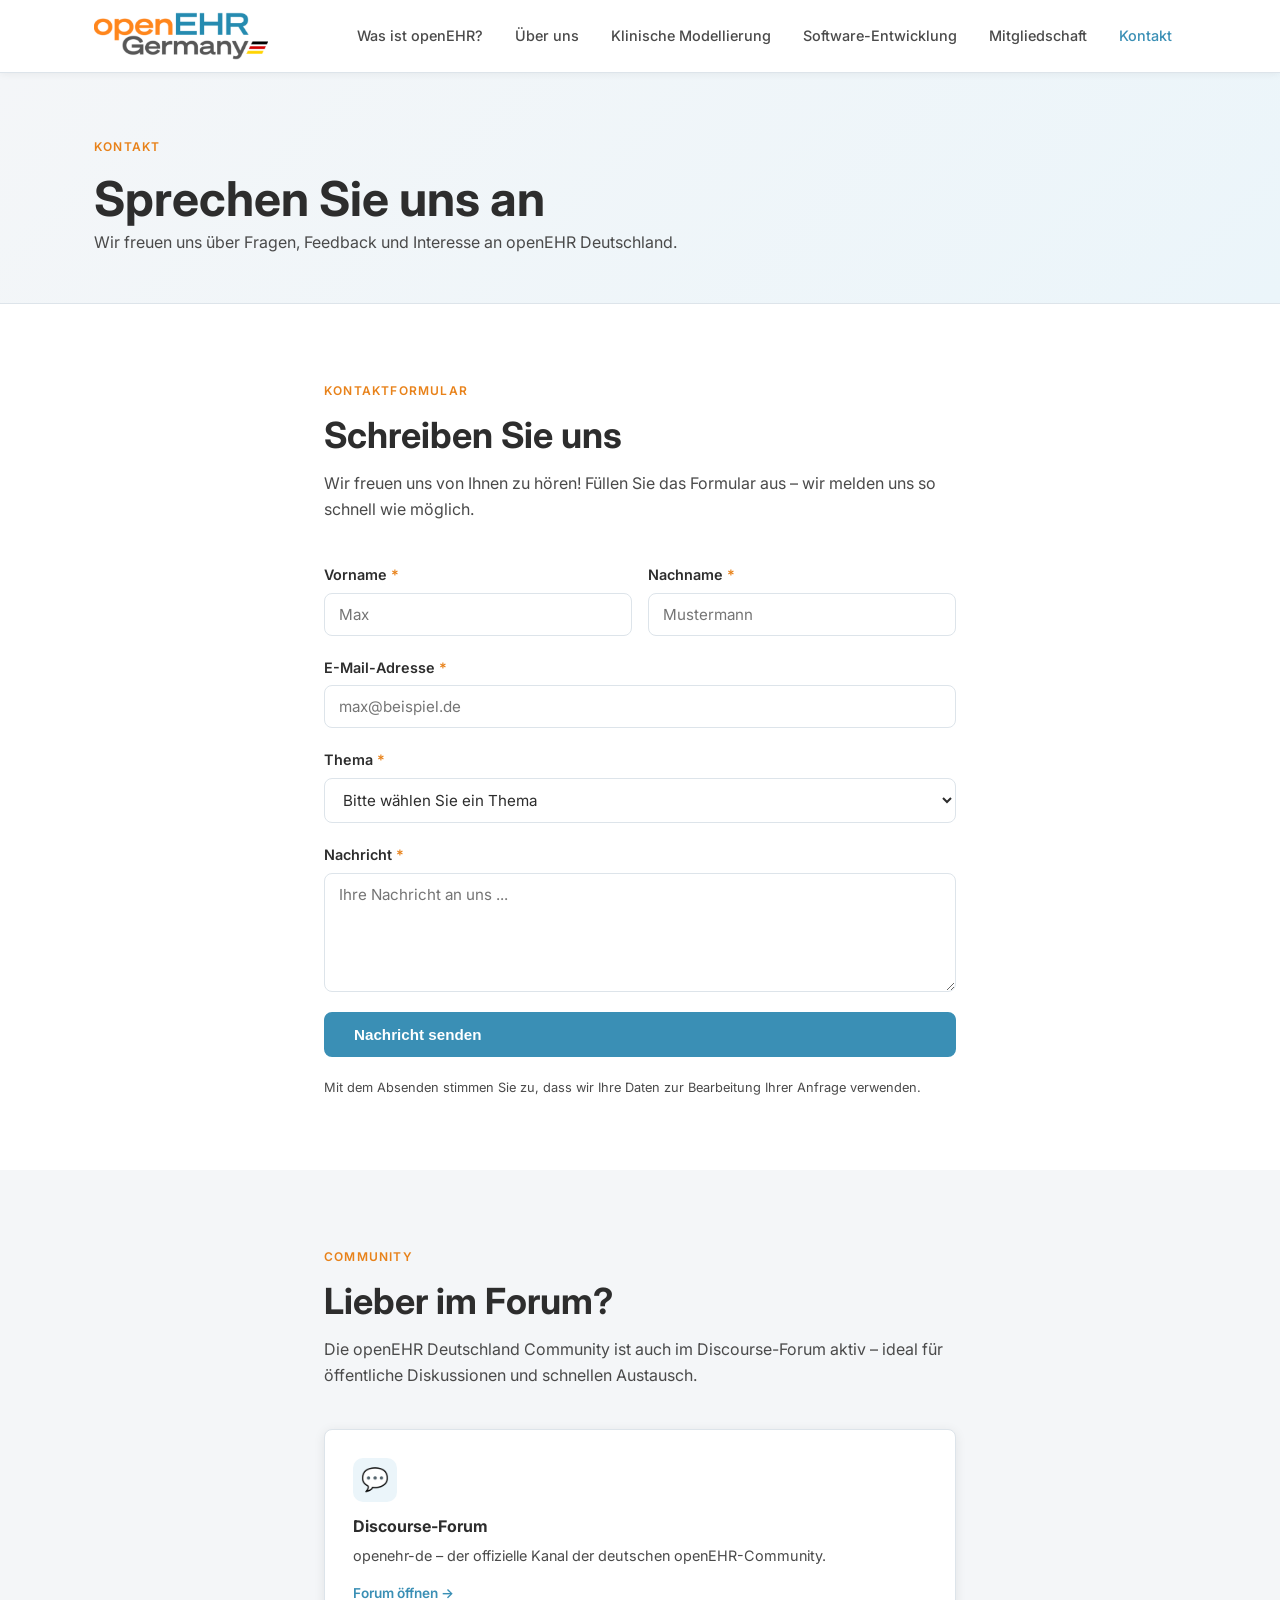
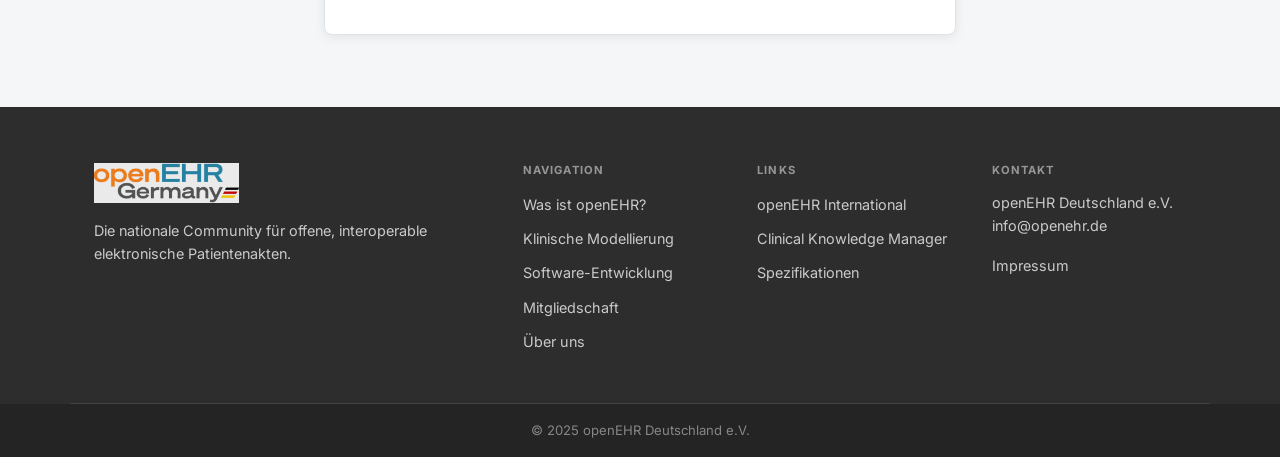
<file: kontakt.html>
<!DOCTYPE html>
<html lang="de">
<head>
  <meta charset="UTF-8">
  <meta name="viewport" content="width=device-width, initial-scale=1.0">
  <title>Kontakt – openEHR Deutschland</title>
  <meta name="description" content="Kontaktieren Sie openEHR Deutschland e.V. – per E-Mail oder im Discourse-Forum.">
  <link rel="stylesheet" href="assets/css/main.css">
  <link rel="preconnect" href="https://fonts.googleapis.com">
  <link rel="preconnect" href="https://fonts.gstatic.com" crossorigin>
  <link href="https://fonts.googleapis.com/css2?family=Inter:wght@300;400;500;600;700&display=swap" rel="stylesheet">
</head>
<body>

<header class="site-header">
  <div class="container header-inner">
    <a href="index.html" class="logo-link">
      <img src="assets/images/logo.png" alt="openEHR Deutschland" class="site-logo">
    </a>
    <nav class="site-nav">
      <button class="nav-toggle" aria-label="Navigation öffnen">
        <span></span><span></span><span></span>
      </button>
      <ul class="nav-list">
        <li><a href="was-ist-openehr.html">Was ist openEHR?</a></li>
        <li><a href="ueber-uns.html">Über uns</a></li>
        <li><a href="klinische-modellierung.html">Klinische Modellierung</a></li>
        <li><a href="software-entwicklung.html">Software-Entwicklung</a></li>
        <li><a href="mitgliedschaft.html">Mitgliedschaft</a></li>
        <li><a href="kontakt.html" class="active">Kontakt</a></li>
      </ul>
    </nav>
  </div>
</header>

<main>
  <section class="page-hero">
    <div class="container">
      <span class="section-label">Kontakt</span>
      <h1>Sprechen Sie uns an</h1>
      <p>Wir freuen uns über Fragen, Feedback und Interesse an openEHR Deutschland.</p>
    </div>
  </section>

  <!-- Kontaktformular – weiß -->
  <section class="content-section bg-white">
    <div class="container" style="max-width: 680px;">
      <div class="section-intro">
        <span class="section-label">Kontaktformular</span>
        <h2>Schreiben Sie uns</h2>
        <p>Wir freuen uns von Ihnen zu hören! Füllen Sie das Formular aus – wir melden uns so schnell wie möglich.</p>
      </div>

      <form class="contact-form" action="https://formspree.io/f/FORMSPREE_ID" method="POST">
        <div class="cf-row cf-row--2">
          <div class="cf-field">
            <label for="cf-first">Vorname <span class="cf-req">*</span></label>
            <input type="text" id="cf-first" name="vorname" required placeholder="Max">
          </div>
          <div class="cf-field">
            <label for="cf-last">Nachname <span class="cf-req">*</span></label>
            <input type="text" id="cf-last" name="nachname" required placeholder="Mustermann">
          </div>
        </div>
        <div class="cf-row">
          <div class="cf-field">
            <label for="cf-email">E-Mail-Adresse <span class="cf-req">*</span></label>
            <input type="email" id="cf-email" name="email" required placeholder="max@beispiel.de">
          </div>
        </div>
        <div class="cf-row">
          <div class="cf-field">
            <label for="cf-topic">Thema <span class="cf-req">*</span></label>
            <select id="cf-topic" name="thema" required>
              <option value="" disabled selected>Bitte wählen Sie ein Thema</option>
              <option>Mitgliedschaft</option>
              <option>Klinische Modellierung</option>
              <option>Software-Entwicklung</option>
              <option>Events &amp; Kooperationen</option>
              <option>Newsletter</option>
              <option>Sonstiges</option>
            </select>
          </div>
        </div>
        <div class="cf-row">
          <div class="cf-field">
            <label for="cf-message">Nachricht <span class="cf-req">*</span></label>
            <textarea id="cf-message" name="nachricht" required rows="5" placeholder="Ihre Nachricht an uns ..."></textarea>
          </div>
        </div>
        <button type="submit" class="btn btn-primary">Nachricht senden</button>
        <p class="cf-note">Mit dem Absenden stimmen Sie zu, dass wir Ihre Daten zur Bearbeitung Ihrer Anfrage verwenden.</p>
      </form>

    </div>
  </section>

  <!-- Discourse – grau-hell -->
  <section class="content-section bg-gray-light">
    <div class="container" style="max-width: 680px;">
      <div class="section-intro">
        <span class="section-label">Community</span>
        <h2>Lieber im Forum?</h2>
        <p>Die openEHR Deutschland Community ist auch im Discourse-Forum aktiv – ideal für öffentliche Diskussionen und schnellen Austausch.</p>
      </div>
      <a class="info-card" href="https://discourse.openehr.org/c/openehr-affiliates/openehr-germany/16" target="_blank" rel="noopener" style="text-decoration: none; display: block;">
        <div class="goal-icon">💬</div>
        <h3>Discourse-Forum</h3>
        <p style="margin-bottom: 12px;">openehr-de – der offizielle Kanal der deutschen openEHR-Community.</p>
        <span class="card-link">Forum öffnen →</span>
      </a>
    </div>
  </section>


</main>

<footer class="site-footer">
  <div class="container footer-inner">
    <div class="footer-col">
      <img src="assets/images/logo.png" alt="openEHR Deutschland" class="footer-logo">
      <p class="footer-tagline">Die nationale Community für offene, interoperable elektronische Patientenakten.</p>
    </div>
    <div class="footer-col">
      <h4>Navigation</h4>
      <ul>
        <li><a href="was-ist-openehr.html">Was ist openEHR?</a></li>
        <li><a href="klinische-modellierung.html">Klinische Modellierung</a></li>
        <li><a href="software-entwicklung.html">Software-Entwicklung</a></li>
        <li><a href="mitgliedschaft.html">Mitgliedschaft</a></li>
        <li><a href="ueber-uns.html">Über uns</a></li>
      </ul>
    </div>
    <div class="footer-col">
      <h4>Links</h4>
      <ul>
        <li><a href="https://www.openehr.org" target="_blank" rel="noopener">openEHR International</a></li>
        <li><a href="https://ckm.openehr.org" target="_blank" rel="noopener">Clinical Knowledge Manager</a></li>
        <li><a href="https://specifications.openehr.org" target="_blank" rel="noopener">Spezifikationen</a></li>
      </ul>
    </div>
    <div class="footer-col">
      <h4>Kontakt</h4>
      <p>openEHR Deutschland e.V.<br>
      <a href="mailto:info@openehr.de">info@openehr.de</a></p>
      <p><a href="impressum.html">Impressum</a></p>
    </div>
  </div>
  <div class="footer-bottom">
    <div class="container">
      <p>&copy; 2025 openEHR Deutschland e.V.</p>
    </div>
  </div>
</footer>

<script src="assets/js/main.js"></script>
</body>
</html>
</file>
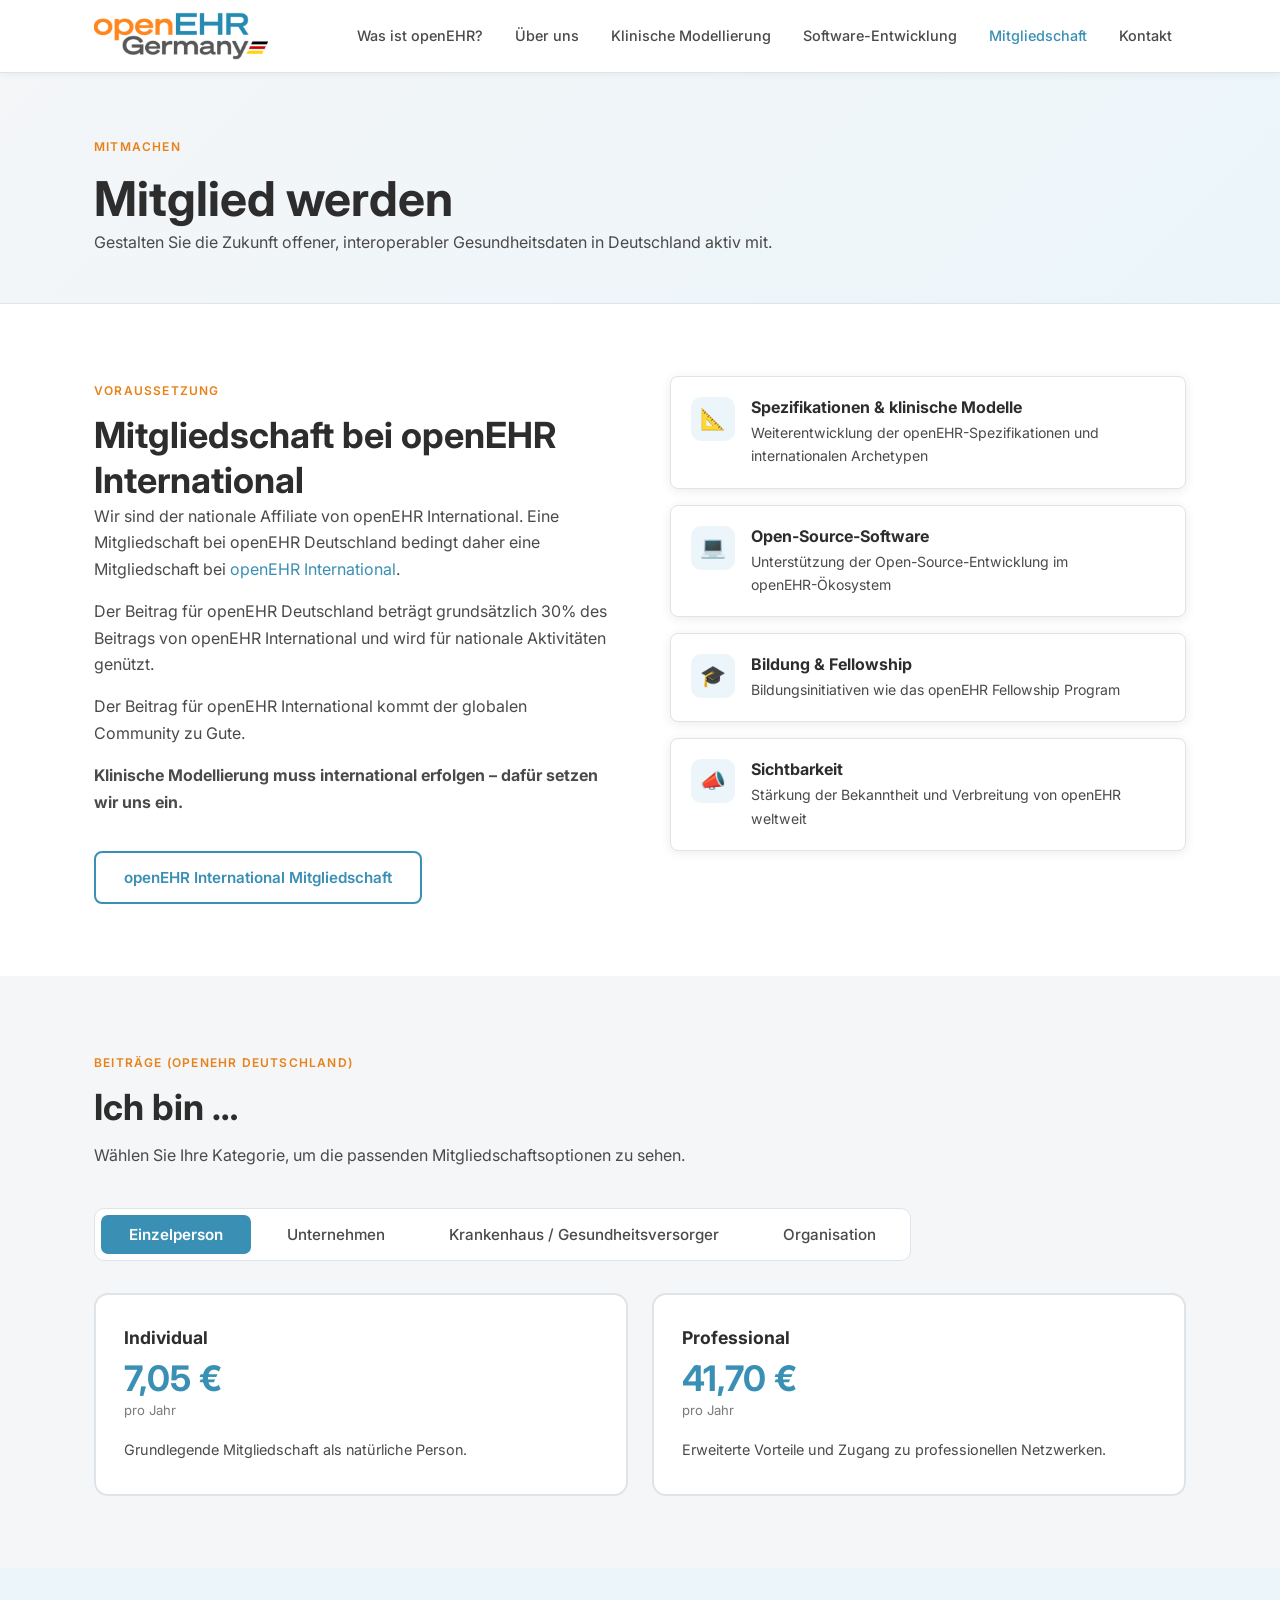
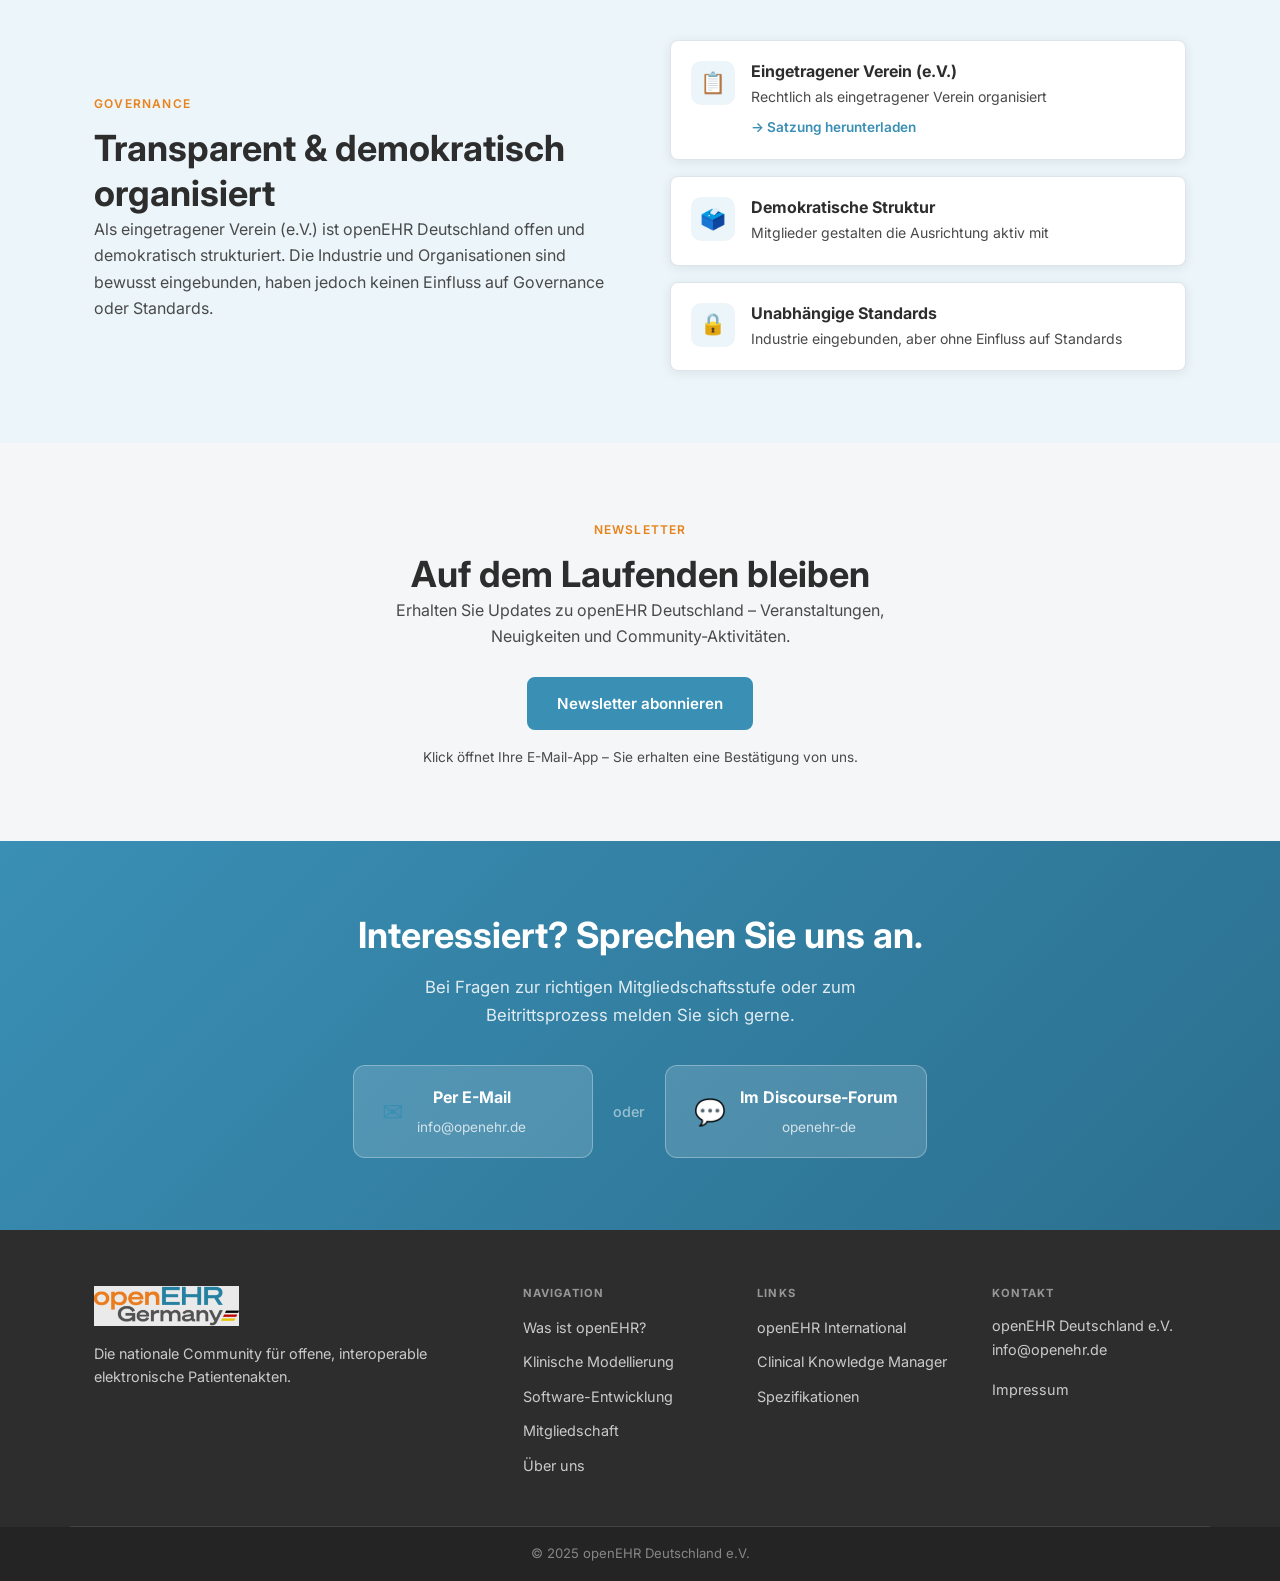
<file: mitgliedschaft.html>
<!DOCTYPE html>
<html lang="de">
<head>
  <meta charset="UTF-8">
  <meta name="viewport" content="width=device-width, initial-scale=1.0">
  <title>Mitgliedschaft – openEHR Deutschland</title>
  <meta name="description" content="Werden Sie Mitglied bei openEHR Deutschland e.V. und gestalten Sie die Zukunft interoperabler Gesundheitsdaten.">
  <link rel="stylesheet" href="assets/css/main.css">
  <link rel="preconnect" href="https://fonts.googleapis.com">
  <link rel="preconnect" href="https://fonts.gstatic.com" crossorigin>
  <link href="https://fonts.googleapis.com/css2?family=Inter:wght@300;400;500;600;700&display=swap" rel="stylesheet">
</head>
<body>

<header class="site-header">
  <div class="container header-inner">
    <a href="index.html" class="logo-link">
      <img src="assets/images/logo.png" alt="openEHR Deutschland" class="site-logo">
    </a>
    <nav class="site-nav">
      <button class="nav-toggle" aria-label="Navigation öffnen">
        <span></span><span></span><span></span>
      </button>
            <ul class="nav-list">
        <li><a href="was-ist-openehr.html">Was ist openEHR?</a></li>
        <li><a href="ueber-uns.html">Über uns</a></li>
        <li><a href="klinische-modellierung.html">Klinische Modellierung</a></li>
        <li><a href="software-entwicklung.html">Software-Entwicklung</a></li>
        <li><a href="mitgliedschaft.html" class="active">Mitgliedschaft</a></li>
        <li><a href="kontakt.html">Kontakt</a></li>
      </ul>
    </nav>
  </div>
</header>

<main>
  <section class="page-hero">
    <div class="container">
      <span class="section-label">Mitmachen</span>
      <h1>Mitglied werden</h1>
      <p>Gestalten Sie die Zukunft offener, interoperabler Gesundheitsdaten in Deutschland aktiv mit.</p>
    </div>
  </section>

  <!-- Was ist enthalten – weiß -->
  <section class="content-section bg-white">
    <div class="container content-2col">
      <div>
        <span class="section-label">Voraussetzung</span>
        <h2>Mitgliedschaft bei openEHR International</h2>
        <p>Wir sind der nationale Affiliate von openEHR International. Eine Mitgliedschaft bei openEHR Deutschland bedingt daher eine Mitgliedschaft bei <a href="https://openehr.org/join-us/" target="_blank" rel="noopener">openEHR International</a>.</p>
		<p>Der Beitrag für openEHR Deutschland beträgt grundsätzlich 30% des Beitrags von openEHR International und wird für nationale Aktivitäten genützt.</p>
		<p>Der Beitrag für openEHR International kommt der globalen Community zu Gute. </p>
		<p><strong>Klinische Modellierung muss international erfolgen – dafür setzen wir uns ein.</strong></p>
        <a href="https://openehr.org/join-us/" target="_blank" rel="noopener" class="btn btn-outline" style="margin-top: 20px;">openEHR International Mitgliedschaft</a>
      </div>
      <div class="feat-list">
        <div class="feat-item">
          <div class="feat-icon">📐</div>
          <div><h3>Spezifikationen &amp; klinische Modelle</h3><p>Weiterentwicklung der openEHR-Spezifikationen und internationalen Archetypen</p></div>
        </div>
        <div class="feat-item">
          <div class="feat-icon">💻</div>
          <div><h3>Open-Source-Software</h3><p>Unterstützung der Open-Source-Entwicklung im openEHR-Ökosystem</p></div>
        </div>
        <div class="feat-item">
          <div class="feat-icon">🎓</div>
          <div><h3>Bildung &amp; Fellowship</h3><p>Bildungsinitiativen wie das openEHR Fellowship Program</p></div>
        </div>
        <div class="feat-item">
          <div class="feat-icon">📣</div>
          <div><h3>Sichtbarkeit</h3><p>Stärkung der Bekanntheit und Verbreitung von openEHR weltweit</p></div>
        </div>
      </div>
    </div>
  </section>

  <!-- Mitgliedschafts-Auswahl – grau-hell -->
  <section class="content-section bg-gray-light">
    <div class="container">
      <div class="section-intro">
        <span class="section-label">Beiträge (openEHR Deutschland)</span>
        <h2>Ich bin …</h2>
        <p>Wählen Sie Ihre Kategorie, um die passenden Mitgliedschaftsoptionen zu sehen.</p>
      </div>

      <!-- Tab-Switcher -->
      <div class="membership-tabs">
        <button class="mem-tab active" data-tab="individual">Einzelperson</button>
        <button class="mem-tab" data-tab="industry">Unternehmen</button>
		<button class="mem-tab" data-tab="healthcare">Krankenhaus / Gesundheitsversorger</button>
        <button class="mem-tab" data-tab="orga">Organisation</button>
      </div>

      <!-- Individuell -->
      <div class="mem-panel" id="panel-individual">
        <div class="pricing-cards">
          <div class="pricing-card">
            <h3>Individual</h3>
            <div class="price">7,05 €</div>
            <div class="price-sub">pro Jahr</div>
            <p>Grundlegende Mitgliedschaft als natürliche Person.</p>
          </div>
          <div class="pricing-card">
            <h3>Professional</h3>
            <div class="price">41,70 €</div>
            <div class="price-sub">pro Jahr</div>
            <p>Erweiterte Vorteile und Zugang zu professionellen Netzwerken.</p>
          </div>
        </div>
      </div>

      <!-- Industry -->
      <div class="mem-panel" id="panel-industry" style="display:none;">
        <table class="pricing-table">
          <thead>
            <tr>
              <th>Stufe</th>
              <th>Mitarbeitende (Health IT)</th>
              <th>Jahresbeitrag</th>
            </tr>
          </thead>
          <tbody>
            <tr><td>Micro Startup</td><td>weniger als 3 Vollzeitbeschäftigte</td><td>283,80 €</td></tr>
            <tr><td>Bronze</td><td>2–9 Mitarbeitende</td><td>457,50 €</td></tr>
            <tr><td>Silver</td><td>10–24 Mitarbeitende</td><td>1.143,60 €</td></tr>
            <tr><td>Gold</td><td>25–49 Mitarbeitende</td><td>2.630,10 €</td></tr>
            <tr><td>Platinum</td><td>50–100 Mitarbeitende</td><td>3.825,60 €</td></tr>
            <tr><td>Diamond</td><td>mehr als 100 Mitarbeitende</td><td>6.455,40 €</td></tr>
            <tr><td>Global</td><td>Internationale Unternehmen</td><td class="coa">Preis auf Anfrage</td></tr>
          </tbody>
        </table>
      </div>
	  
	   <!-- Healthcare -->
      <div class="mem-panel" id="panel-healthcare" style="display:none;">
        <table class="pricing-table">
          <thead>
            <tr>
              <th>Stufe</th>
              <th>Mitarbeitende</th>
              <th>Jahresbeitrag</th>
            </tr>
          </thead>
          <tbody>
            <tr><td></td><td>weniger als 50 Mitarbeitende</td><td>150 €</td></tr>
            <tr><td></td><td>50-249 Mitarbeitende</td><td>210 €</td></tr>
            <tr><td></td><td>250-999 Mitarbeitende</td><td>330 €</td></tr>
            <tr><td></td><td>1000-2499 Mitarbeitende</td><td>570 €</td></tr>
            <tr><td></td><td>2500-4999 Mitarbeitende</td><td>750 €</td></tr>
            <tr><td></td><td>5000-19999 Mitarbeitende</td><td>1.140 €</td></tr>
            <tr><td></td><td>20000-49999 Mitarbeitende</td><td>1.950 €</td></tr>
            <tr><td></td><td>50000 und mehr Mitarbeitende</td><td>2.550 €</td></tr>
			
          </tbody>
        </table>
		<p>Hinweis zu nach Anzahl der Mitarbeitenden gestaffelten Beiträgen: Die Anzahl der Mitarbeitende bezieht sich auf die Gesamtzahl der in einer Organisation beschäftigten Mitarbeiter*innen, sowohl im klinischen als auch im nicht klinischen Bereich, wie z.B. im Jahresbericht angegeben. Teilzeitbeschäftigte zählen jeweils als eine Person. Details zur Berechnung sind der aktuellen Fassung der openEHR Membership Policy zu entnehmen.</p>
      </div>

      <!-- Organisation -->
      <div class="mem-panel" id="panel-orga" style="display:none;">
        <table class="pricing-table">
          <thead>
            <tr>
              <th>Kategorie</th>
              <th>Beschreibung</th>
              <th>Jahresbeitrag</th>
            </tr>
          </thead>
          <tbody>
            <tr><td>Jurisdictional</td><td>Behörden auf allen Ebenen, öffentliche Gesundheitsversorgung</td><td class="coa">Preis auf Anfrage</td></tr>
            <tr><td>Academic Associate</td><td>Anerkannte Bildungs- und Forschungseinrichtungen</td><td>190,20 €</td></tr>
            <tr><td>Healthcare Provider</td><td>Krankenhäuser und Gesundheitsversorger</td><td  class="coa">s. Krankenhaus / Gesundheitsversorger</td></tr>
            <tr><td>NGO</td><td>Gemeinnützige, nicht-staatliche Organisationen</td><td>36,30 €</td></tr>
            <tr><td>Professional Organisation</td><td>Fachgesellschaften und Berufsverbände im Gesundheitswesen</td><td>36,30 €</td></tr>
          </tbody>
        </table>
      </div>

    </div>
  </section>

  <!-- Governance – blau-hell -->
  <section class="content-section bg-blue-light">
    <div class="container content-2col" style="align-items: center;">
      <div>
        <span class="section-label">Governance</span>
        <h2>Transparent &amp; demokratisch organisiert</h2>
        <p>Als eingetragener Verein (e.V.) ist openEHR Deutschland offen und demokratisch strukturiert. Die Industrie und Organisationen sind bewusst eingebunden, haben jedoch keinen Einfluss auf Governance oder Standards.</p>
      </div>
      <div class="feat-list">
        <a class="feat-item" href="assets/satzung-entwurf.pdf" download style="text-decoration: none; color: inherit;">
          <div class="feat-icon">📋</div>
          <div>
            <h3>Eingetragener Verein (e.V.)</h3>
            <p>Rechtlich als eingetragener Verein organisiert</p>
            <span style="display: inline-block; margin-top: 8px; font-size: 0.85rem; font-weight: 600; color: var(--blue);">→ Satzung herunterladen</span>
          </div>
        </a>
        <div class="feat-item">
          <div class="feat-icon">🗳️</div>
          <div><h3>Demokratische Struktur</h3><p>Mitglieder gestalten die Ausrichtung aktiv mit</p></div>
        </div>
        <div class="feat-item">
          <div class="feat-icon">🔒</div>
          <div><h3>Unabhängige Standards</h3><p>Industrie eingebunden, aber ohne Einfluss auf Standards</p></div>
        </div>
      </div>
    </div>
  </section>

  <!-- Newsletter – grau-hell -->
  <section class="content-section bg-gray-light">
    <div class="container" style="max-width: 600px; text-align: center;">
      <span class="section-label">Newsletter</span>
      <h2>Auf dem Laufenden bleiben</h2>
      <p style="margin-bottom: 28px;">Erhalten Sie Updates zu openEHR Deutschland – Veranstaltungen, Neuigkeiten und Community-Aktivitäten.</p>
      <a href="mailto:newsletter@openehr.de?subject=Newsletter%20Anmeldung&body=Bitte%20nehmen%20Sie%20mich%20in%20den%20Verteiler%20auf.%0A%0AName%3A%20%0AOrganisation%3A%20" class="btn btn-primary">Newsletter abonnieren</a>
      <p style="margin-top: 16px; font-size: 0.85rem; color: var(--gray);">Klick öffnet Ihre E-Mail-App – Sie erhalten eine Bestätigung von uns.</p>
    </div>
  </section>

  <!-- CTA – blau -->
  <section class="content-section bg-blue-grad" style="text-align: center;">
    <div class="container">
      <h2 style="color: var(--white); margin-bottom: 16px;">Interessiert? Sprechen Sie uns an.</h2>
      <p style="color: rgba(255,255,255,0.85); font-size: 1.05rem; max-width: 520px; margin: 0 auto 36px;">Bei Fragen zur richtigen Mitgliedschaftsstufe oder zum Beitrittsprozess melden Sie sich gerne.</p>
      <div class="contact-options contact-options--dark">
        <a class="contact-option contact-option--dark" href="mailto:info@openehr.de">
          <div class="contact-option-icon">✉️</div>
          <div>
            <strong>Per E-Mail</strong>
            <span>info@openehr.de</span>
          </div>
        </a>
        <div class="contact-option-divider contact-option-divider--dark">oder</div>
        <a class="contact-option contact-option--dark" href="https://discourse.openehr.org/c/openehr-affiliates/openehr-germany/16" target="_blank" rel="noopener">
          <div class="contact-option-icon">💬</div>
          <div>
            <strong>Im Discourse-Forum</strong>
            <span>openehr-de</span>
          </div>
        </a>
      </div>
    </div>
  </section>

</main>

<footer class="site-footer">
  <div class="container footer-inner">
    <div class="footer-col">
      <img src="assets/images/logo.png" alt="openEHR Deutschland" class="footer-logo">
      <p class="footer-tagline">Die nationale Community für offene, interoperable elektronische Patientenakten.</p>
    </div>
    <div class="footer-col">
      <h4>Navigation</h4>
      <ul>
        <li><a href="was-ist-openehr.html">Was ist openEHR?</a></li>
        <li><a href="klinische-modellierung.html">Klinische Modellierung</a></li>
        <li><a href="software-entwicklung.html">Software-Entwicklung</a></li>
        <li><a href="mitgliedschaft.html">Mitgliedschaft</a></li>
        <li><a href="ueber-uns.html">Über uns</a></li>
      </ul>
    </div>
    <div class="footer-col">
      <h4>Links</h4>
      <ul>
        <li><a href="https://www.openehr.org" target="_blank" rel="noopener">openEHR International</a></li>
        <li><a href="https://ckm.openehr.org" target="_blank" rel="noopener">Clinical Knowledge Manager</a></li>
        <li><a href="https://specifications.openehr.org" target="_blank" rel="noopener">Spezifikationen</a></li>
      </ul>
    </div>
    <div class="footer-col">
      <h4>Kontakt</h4>
      <p>openEHR Deutschland e.V.<br>
      <a href="mailto:info@openehr.de">info@openehr.de</a></p>
      <p><a href="impressum.html">Impressum</a></p>
    </div>
  </div>
  <div class="footer-bottom">
    <div class="container">
      <p>&copy; 2025 openEHR Deutschland e.V.</p>
    </div>
  </div>
</footer>

<script src="assets/js/main.js"></script>
<script>
  document.querySelectorAll('.mem-tab').forEach(tab => {
    tab.addEventListener('click', () => {
      document.querySelectorAll('.mem-tab').forEach(t => t.classList.remove('active'));
      document.querySelectorAll('.mem-panel').forEach(p => p.style.display = 'none');
      tab.classList.add('active');
      document.getElementById('panel-' + tab.dataset.tab).style.display = 'block';
    });
  });
</script>
</body>
</html>
</file>
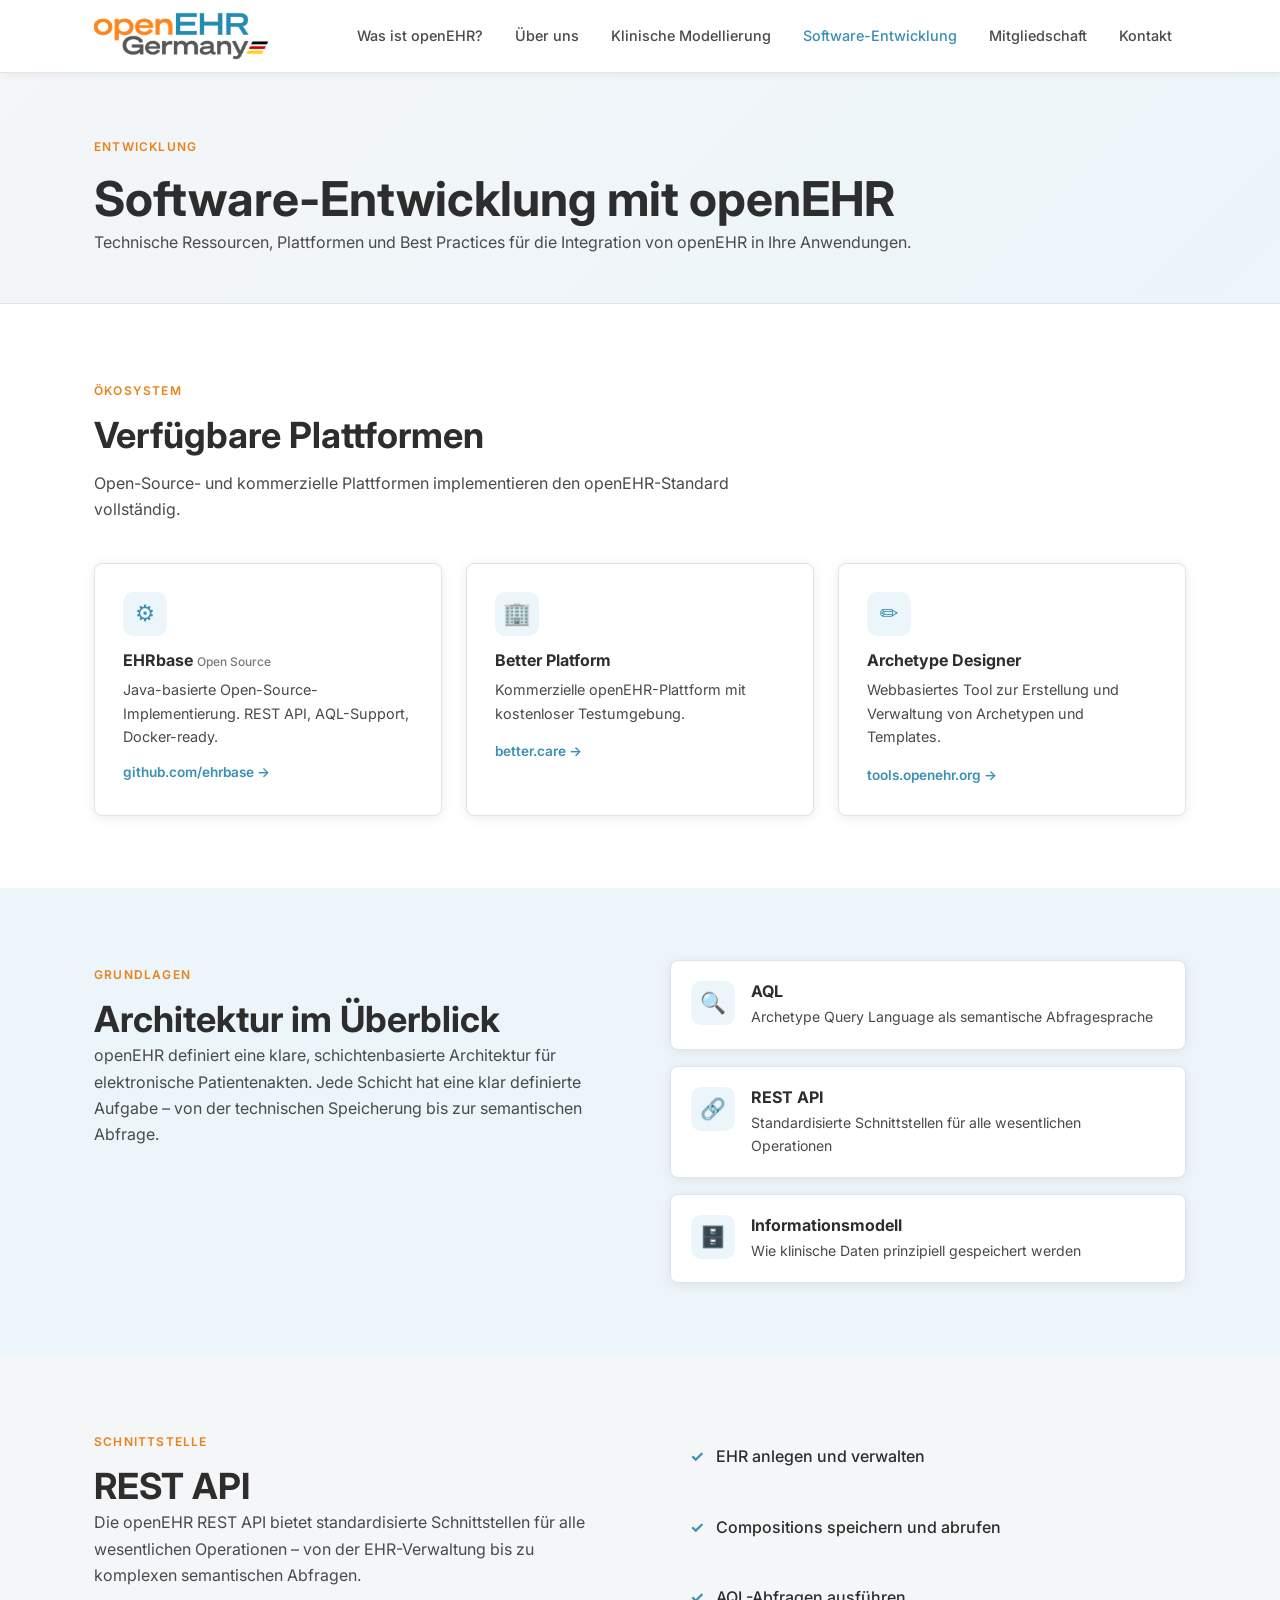
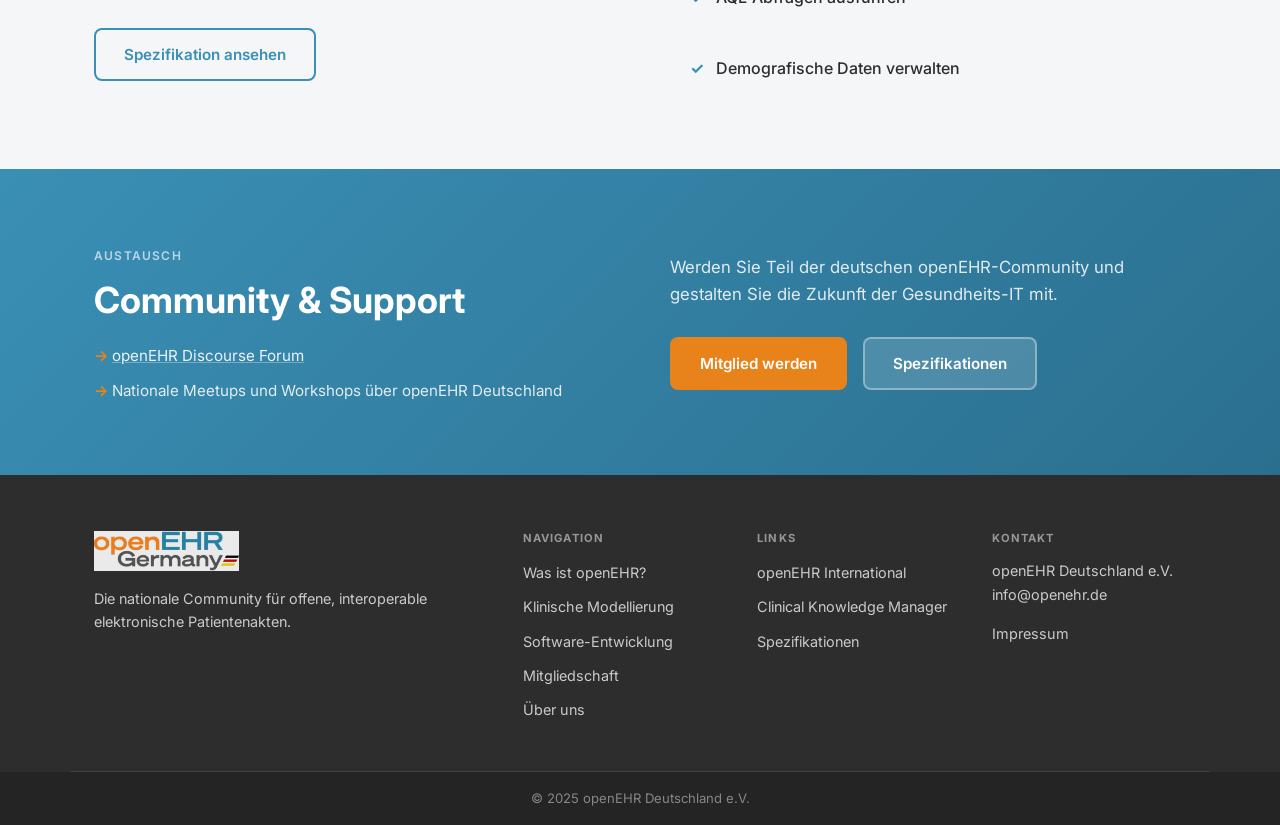
<file: software-entwicklung.html>
<!DOCTYPE html>
<html lang="de">
<head>
  <meta charset="UTF-8">
  <meta name="viewport" content="width=device-width, initial-scale=1.0">
  <title>Software-Entwicklung – openEHR Deutschland</title>
  <meta name="description" content="openEHR für Entwicklerinnen und Entwickler – Plattformen, APIs, SDKs und Implementierungsguides.">
  <link rel="stylesheet" href="assets/css/main.css">
  <link rel="preconnect" href="https://fonts.googleapis.com">
  <link rel="preconnect" href="https://fonts.gstatic.com" crossorigin>
  <link href="https://fonts.googleapis.com/css2?family=Inter:wght@300;400;500;600;700&display=swap" rel="stylesheet">
</head>
<body>

<header class="site-header">
  <div class="container header-inner">
    <a href="index.html" class="logo-link">
      <img src="assets/images/logo.png" alt="openEHR Deutschland" class="site-logo">
    </a>
    <nav class="site-nav">
      <button class="nav-toggle" aria-label="Navigation öffnen">
        <span></span><span></span><span></span>
      </button>
            <ul class="nav-list">
        <li><a href="was-ist-openehr.html">Was ist openEHR?</a></li>
        <li><a href="ueber-uns.html">Über uns</a></li>
        <li><a href="klinische-modellierung.html">Klinische Modellierung</a></li>
        <li><a href="software-entwicklung.html" class="active">Software-Entwicklung</a></li>
        <li><a href="mitgliedschaft.html">Mitgliedschaft</a></li>
        <li><a href="kontakt.html">Kontakt</a></li>
      </ul>
    </nav>
  </div>
</header>

<main>
  <section class="page-hero">
    <div class="container">
      <span class="section-label">Entwicklung</span>
      <h1>Software-Entwicklung mit openEHR</h1>
      <p>Technische Ressourcen, Plattformen und Best Practices für die Integration von openEHR in Ihre Anwendungen.</p>
    </div>
  </section>

  <!-- Plattformen – weiß -->
  <section class="content-section bg-white">
    <div class="container">
      <div class="section-intro">
        <span class="section-label">Ökosystem</span>
        <h2>Verfügbare Plattformen</h2>
        <p>Open-Source- und kommerzielle Plattformen implementieren den openEHR-Standard vollständig.</p>
      </div>
      <div class="card-grid-3">
        <a class="info-card" href="https://github.com/ehrbase/ehrbase" target="_blank" rel="noopener" style="text-decoration:none; display:block;">
          <div class="goal-icon">⚙️</div>
          <h3>EHRbase <span style="font-size:0.75rem; font-weight:500; color:var(--gray-mid);">Open Source</span></h3>
          <p>Java-basierte Open-Source-Implementierung. REST API, AQL-Support, Docker-ready.</p>
          <span class="card-link" style="margin-top:8px; display:block;">github.com/ehrbase →</span>
        </a>
        <a class="info-card" href="https://www.better.care/de/die-better-plattform/" target="_blank" rel="noopener" style="text-decoration:none; display:block;">
          <div class="goal-icon">🏢</div>
          <h3>Better Platform</h3>
          <p>Kommerzielle openEHR-Plattform mit kostenloser Testumgebung.</p>
          <span class="card-link">better.care →</span>
        </a>
        <a class="info-card" href="https://tools.openehr.org/designer/" target="_blank" rel="noopener" style="text-decoration:none; display:block;">
          <div class="goal-icon">✏️</div>
          <h3>Archetype Designer</h3>
          <p>Webbasiertes Tool zur Erstellung und Verwaltung von Archetypen und Templates.</p>
          <span class="card-link">tools.openehr.org →</span>
        </a>
      </div>
    </div>
  </section>

  <!-- Architektur – blau-hell -->
  <section class="content-section bg-blue-light">
    <div class="container content-2col">
      <div>
        <span class="section-label">Grundlagen</span>
        <h2>Architektur im Überblick</h2>
        <p>openEHR definiert eine klare, schichtenbasierte Architektur für elektronische Patientenakten. Jede Schicht hat eine klar definierte Aufgabe – von der technischen Speicherung bis zur semantischen Abfrage.</p>
      </div>
      <div class="feat-list">
        <a class="feat-item" href="https://specifications.openehr.org/releases/QUERY/latest/" target="_blank" rel="noopener" style="text-decoration:none;">
          <div class="feat-icon">🔍</div>
          <div><h3>AQL</h3><p>Archetype Query Language als semantische Abfragesprache</p></div>
        </a>
        <a class="feat-item" href="https://specifications.openehr.org/releases/ITS-REST/Release-1.0.3/overview.html" target="_blank" rel="noopener" style="text-decoration:none;">
          <div class="feat-icon">🔗</div>
          <div><h3>REST API</h3><p>Standardisierte Schnittstellen für alle wesentlichen Operationen</p></div>
        </a>
        <a class="feat-item" href="https://specifications.openehr.org/releases/RM/latest/" target="_blank" rel="noopener" style="text-decoration:none;">
          <div class="feat-icon">🗄️</div>
          <div><h3>Informationsmodell</h3><p>Wie klinische Daten prinzipiell gespeichert werden</p></div>
        </a>
      </div>
    </div>
  </section>

  <!-- REST API – grau-hell -->
  <section class="content-section bg-gray-light">
    <div class="container content-2col">
      <div>
        <span class="section-label">Schnittstelle</span>
        <h2>REST API</h2>
        <p>Die openEHR REST API bietet standardisierte Schnittstellen für alle wesentlichen Operationen – von der EHR-Verwaltung bis zu komplexen semantischen Abfragen.</p>
        <a href="https://specifications.openehr.org/releases/ITS-REST/Release-1.0.3/overview.html" target="_blank" rel="noopener" class="btn btn-outline" style="margin-top: 24px;">Spezifikation ansehen</a>
      </div>
      <ul class="check-list">
        <li>EHR anlegen und verwalten</li>
        <li>Compositions speichern und abrufen</li>
        <li>AQL-Abfragen ausführen</li>
        <li>Demografische Daten verwalten</li>
      </ul>
    </div>
  </section>

  <!-- Community + CTA – blau -->
  <section class="content-section bg-blue-grad">
    <div class="container content-2col" style="align-items: center;">
      <div>
        <span class="section-label" style="color: rgba(255,255,255,0.65);">Austausch</span>
        <h2 style="color: var(--white); margin-bottom: 20px;">Community &amp; Support</h2>
        <ul class="dark-links">
          <li><a href="https://discourse.openehr.org" target="_blank" rel="noopener">openEHR Discourse Forum</a></li>
          <li>Nationale Meetups und Workshops über openEHR Deutschland</li>
        </ul>
      </div>
      <div>
        <p style="color: rgba(255,255,255,0.85); font-size: 1.05rem; margin-bottom: 28px;">Werden Sie Teil der deutschen openEHR-Community und gestalten Sie die Zukunft der Gesundheits-IT mit.</p>
        <div style="display: flex; gap: 16px; flex-wrap: wrap;">
          <a href="mitgliedschaft.html" class="btn btn-orange">Mitglied werden</a>
          <a href="https://specifications.openehr.org" class="btn" style="background: rgba(255,255,255,0.15); color: white; border-color: rgba(255,255,255,0.35);" target="_blank" rel="noopener">Spezifikationen</a>
        </div>
      </div>
    </div>
  </section>

</main>

<footer class="site-footer">
  <div class="container footer-inner">
    <div class="footer-col">
      <img src="assets/images/logo.png" alt="openEHR Deutschland" class="footer-logo">
      <p class="footer-tagline">Die nationale Community für offene, interoperable elektronische Patientenakten.</p>
    </div>
    <div class="footer-col">
      <h4>Navigation</h4>
      <ul>
        <li><a href="was-ist-openehr.html">Was ist openEHR?</a></li>
        <li><a href="klinische-modellierung.html">Klinische Modellierung</a></li>
        <li><a href="software-entwicklung.html">Software-Entwicklung</a></li>
        <li><a href="mitgliedschaft.html">Mitgliedschaft</a></li>
        <li><a href="ueber-uns.html">Über uns</a></li>
      </ul>
    </div>
    <div class="footer-col">
      <h4>Links</h4>
      <ul>
        <li><a href="https://www.openehr.org" target="_blank" rel="noopener">openEHR International</a></li>
        <li><a href="https://ckm.openehr.org" target="_blank" rel="noopener">Clinical Knowledge Manager</a></li>
        <li><a href="https://specifications.openehr.org" target="_blank" rel="noopener">Spezifikationen</a></li>
      </ul>
    </div>
    <div class="footer-col">
      <h4>Kontakt</h4>
      <p>openEHR Deutschland e.V.<br>
      <a href="mailto:info@openehr.de">info@openehr.de</a></p>
      <p><a href="impressum.html">Impressum</a></p>
    </div>
  </div>
  <div class="footer-bottom">
    <div class="container">
      <p>&copy; 2025 openEHR Deutschland e.V.</p>
    </div>
  </div>
</footer>

<script src="assets/js/main.js"></script>
</body>
</html>
</file>
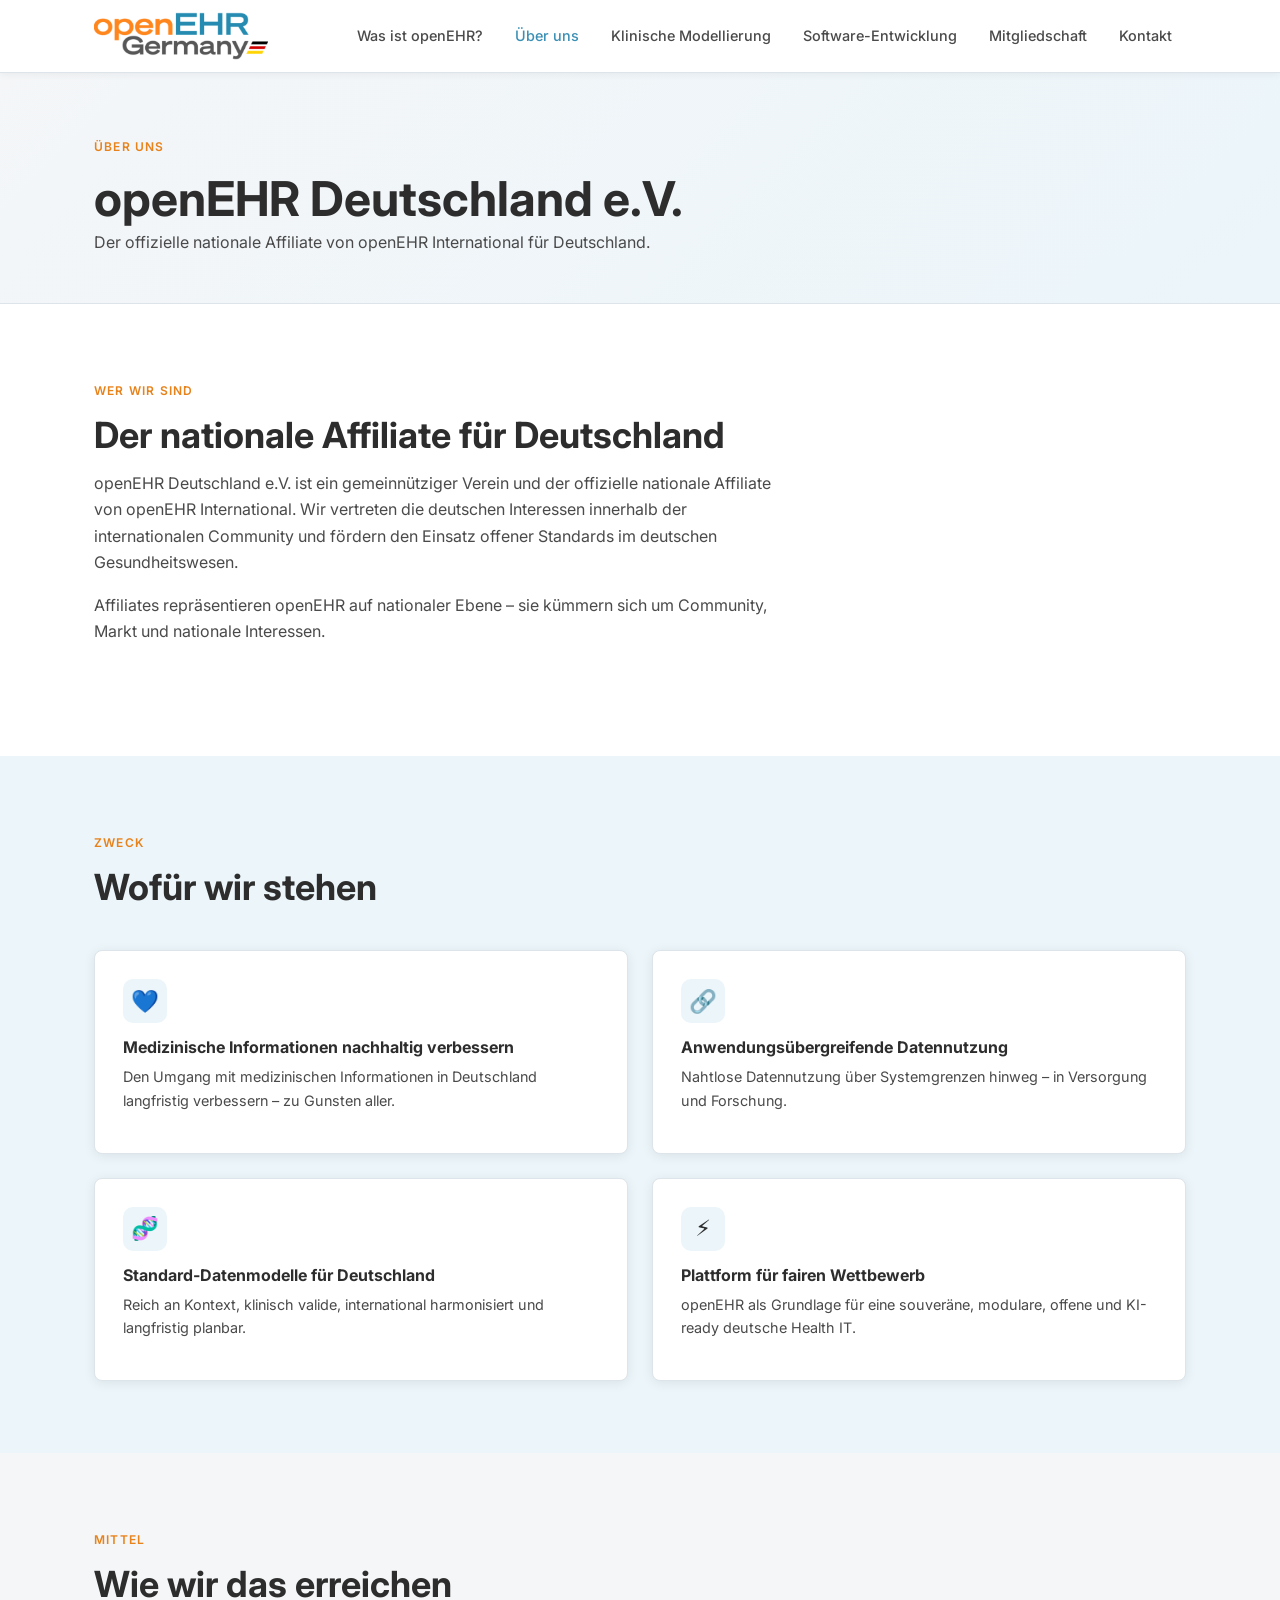
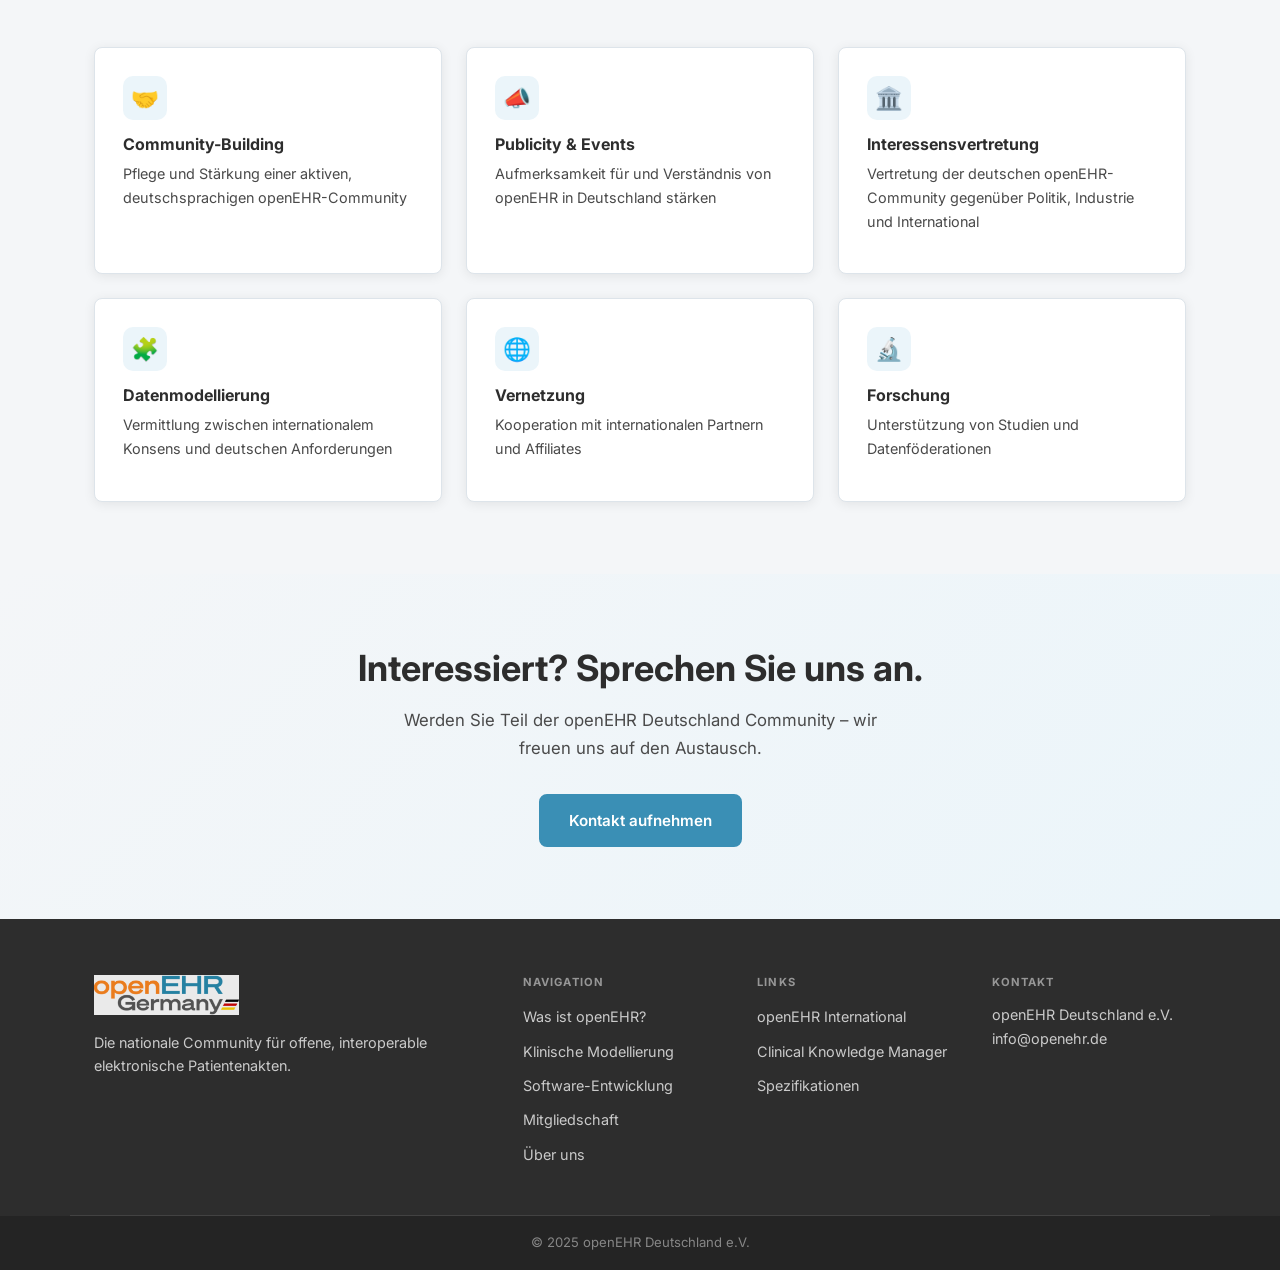
<file: ueber-uns.html>
<!DOCTYPE html>
<html lang="de">
<head>
  <meta charset="UTF-8">
  <meta name="viewport" content="width=device-width, initial-scale=1.0">
  <title>Über uns – openEHR Deutschland</title>
  <meta name="description" content="openEHR Deutschland e.V. – der offizielle nationale Affiliate von openEHR International.">
  <link rel="stylesheet" href="assets/css/main.css">
  <link rel="preconnect" href="https://fonts.googleapis.com">
  <link rel="preconnect" href="https://fonts.gstatic.com" crossorigin>
  <link href="https://fonts.googleapis.com/css2?family=Inter:wght@300;400;500;600;700&display=swap" rel="stylesheet">
</head>
<body>

<header class="site-header">
  <div class="container header-inner">
    <a href="index.html" class="logo-link">
      <img src="assets/images/logo.png" alt="openEHR Deutschland" class="site-logo">
    </a>
    <nav class="site-nav">
      <button class="nav-toggle" aria-label="Navigation öffnen">
        <span></span><span></span><span></span>
      </button>
            <ul class="nav-list">
        <li><a href="was-ist-openehr.html">Was ist openEHR?</a></li>
        <li><a href="ueber-uns.html" class="active">Über uns</a></li>
        <li><a href="klinische-modellierung.html">Klinische Modellierung</a></li>
        <li><a href="software-entwicklung.html">Software-Entwicklung</a></li>
        <li><a href="mitgliedschaft.html">Mitgliedschaft</a></li>
        <li><a href="kontakt.html">Kontakt</a></li>
      </ul>
    </nav>
  </div>
</header>

<main>
  <section class="page-hero">
    <div class="container">
      <span class="section-label">Über uns</span>
      <h1>openEHR Deutschland e.V.</h1>
      <p>Der offizielle nationale Affiliate von openEHR International für Deutschland.</p>
    </div>
  </section>

  <!-- Wer wir sind – weiß -->
  <section class="content-section bg-white">
    <div class="container">
      <div class="section-intro">
        <span class="section-label">Wer wir sind</span>
        <h2>Der nationale Affiliate für Deutschland</h2>
        <p>openEHR Deutschland e.V. ist ein gemeinnütziger Verein und der offizielle nationale Affiliate von openEHR International. Wir vertreten die deutschen Interessen innerhalb der internationalen Community und fördern den Einsatz offener Standards im deutschen Gesundheitswesen.</p>
        <p>Affiliates repräsentieren openEHR auf nationaler Ebene – sie kümmern sich um Community, Markt und nationale Interessen.</p>
      </div>
    </div>
  </section>

  <!-- Zweck – blau-hell -->
  <section class="content-section bg-blue-light">
    <div class="container">
      <div class="section-intro">
        <span class="section-label">Zweck</span>
        <h2>Wofür wir stehen</h2>
      </div>
      <div class="card-grid-3" style="grid-template-columns: repeat(2, 1fr);">
        <div class="info-card">
          <div class="goal-icon">💙</div>
          <h3>Medizinische Informationen nachhaltig verbessern</h3>
          <p>Den Umgang mit medizinischen Informationen in Deutschland langfristig verbessern – zu Gunsten aller.</p>
        </div>
        <div class="info-card">
          <div class="goal-icon">🔗</div>
          <h3>Anwendungsübergreifende Datennutzung</h3>
          <p>Nahtlose Datennutzung über Systemgrenzen hinweg – in Versorgung und Forschung.</p>
        </div>
        <div class="info-card">
          <div class="goal-icon">🧬</div>
          <h3>Standard-Datenmodelle für Deutschland</h3>
          <p>Reich an Kontext, klinisch valide, international harmonisiert und langfristig planbar.</p>
        </div>
        <div class="info-card">
          <div class="goal-icon">⚡</div>
          <h3>Plattform für fairen Wettbewerb</h3>
          <p>openEHR als Grundlage für eine souveräne, modulare, offene und KI-ready deutsche Health IT.</p>
        </div>
      </div>
    </div>
  </section>

  <!-- Mittel – grau-hell -->
  <section class="content-section bg-gray-light">
    <div class="container">
      <div class="section-intro">
        <span class="section-label">Mittel</span>
        <h2>Wie wir das erreichen</h2>
      </div>
      <div class="card-grid-3">
        <div class="info-card">
          <div class="goal-icon">🤝</div>
          <h3>Community-Building</h3>
          <p>Pflege und Stärkung einer aktiven, deutschsprachigen openEHR-Community</p>
        </div>
        <div class="info-card">
          <div class="goal-icon">📣</div>
          <h3>Publicity &amp; Events</h3>
          <p>Aufmerksamkeit für und Verständnis von openEHR in Deutschland stärken</p>
        </div>
        <div class="info-card">
          <div class="goal-icon">🏛️</div>
          <h3>Interessensvertretung</h3>
          <p>Vertretung der deutschen openEHR-Community gegenüber Politik, Industrie und International</p>
        </div>
        <div class="info-card">
          <div class="goal-icon">🧩</div>
          <h3>Datenmodellierung</h3>
          <p>Vermittlung zwischen internationalem Konsens und deutschen Anforderungen</p>
        </div>
        <div class="info-card">
          <div class="goal-icon">🌐</div>
          <h3>Vernetzung</h3>
          <p>Kooperation mit internationalen Partnern und Affiliates</p>
        </div>
        <div class="info-card">
          <div class="goal-icon">🔬</div>
          <h3>Forschung</h3>
          <p>Unterstützung von Studien und Datenföderationen</p>
        </div>
      </div>
    </div>
  </section>

  <!-- CTA -->
  <section class="cta-section">
    <div class="container">
      <h2>Interessiert? Sprechen Sie uns an.</h2>
      <p>Werden Sie Teil der openEHR Deutschland Community – wir freuen uns auf den Austausch.</p>
      <a href="kontakt.html" class="btn btn-primary">Kontakt aufnehmen</a>
    </div>
  </section>

</main>

<footer class="site-footer">
  <div class="container footer-inner">
    <div class="footer-col">
      <img src="assets/images/logo.png" alt="openEHR Deutschland" class="footer-logo">
      <p class="footer-tagline">Die nationale Community für offene, interoperable elektronische Patientenakten.</p>
    </div>
    <div class="footer-col">
      <h4>Navigation</h4>
      <ul>
        <li><a href="was-ist-openehr.html">Was ist openEHR?</a></li>
        <li><a href="klinische-modellierung.html">Klinische Modellierung</a></li>
        <li><a href="software-entwicklung.html">Software-Entwicklung</a></li>
        <li><a href="mitgliedschaft.html">Mitgliedschaft</a></li>
        <li><a href="ueber-uns.html">Über uns</a></li>
      </ul>
    </div>
    <div class="footer-col">
      <h4>Links</h4>
      <ul>
        <li><a href="https://www.openehr.org" target="_blank" rel="noopener">openEHR International</a></li>
        <li><a href="https://ckm.openehr.org" target="_blank" rel="noopener">Clinical Knowledge Manager</a></li>
        <li><a href="https://specifications.openehr.org" target="_blank" rel="noopener">Spezifikationen</a></li>
      </ul>
    </div>
    <div class="footer-col">
      <h4>Kontakt</h4>
      <p>openEHR Deutschland e.V.<br>
      <a href="mailto:info@openehr.de">info@openehr.de</a></p>
    </div>
  </div>
  <div class="footer-bottom">
    <div class="container">
      <p>&copy; 2025 openEHR Deutschland e.V.</p>
    </div>
  </div>
</footer>

<script src="assets/js/main.js"></script>
</body>
</html>
</file>
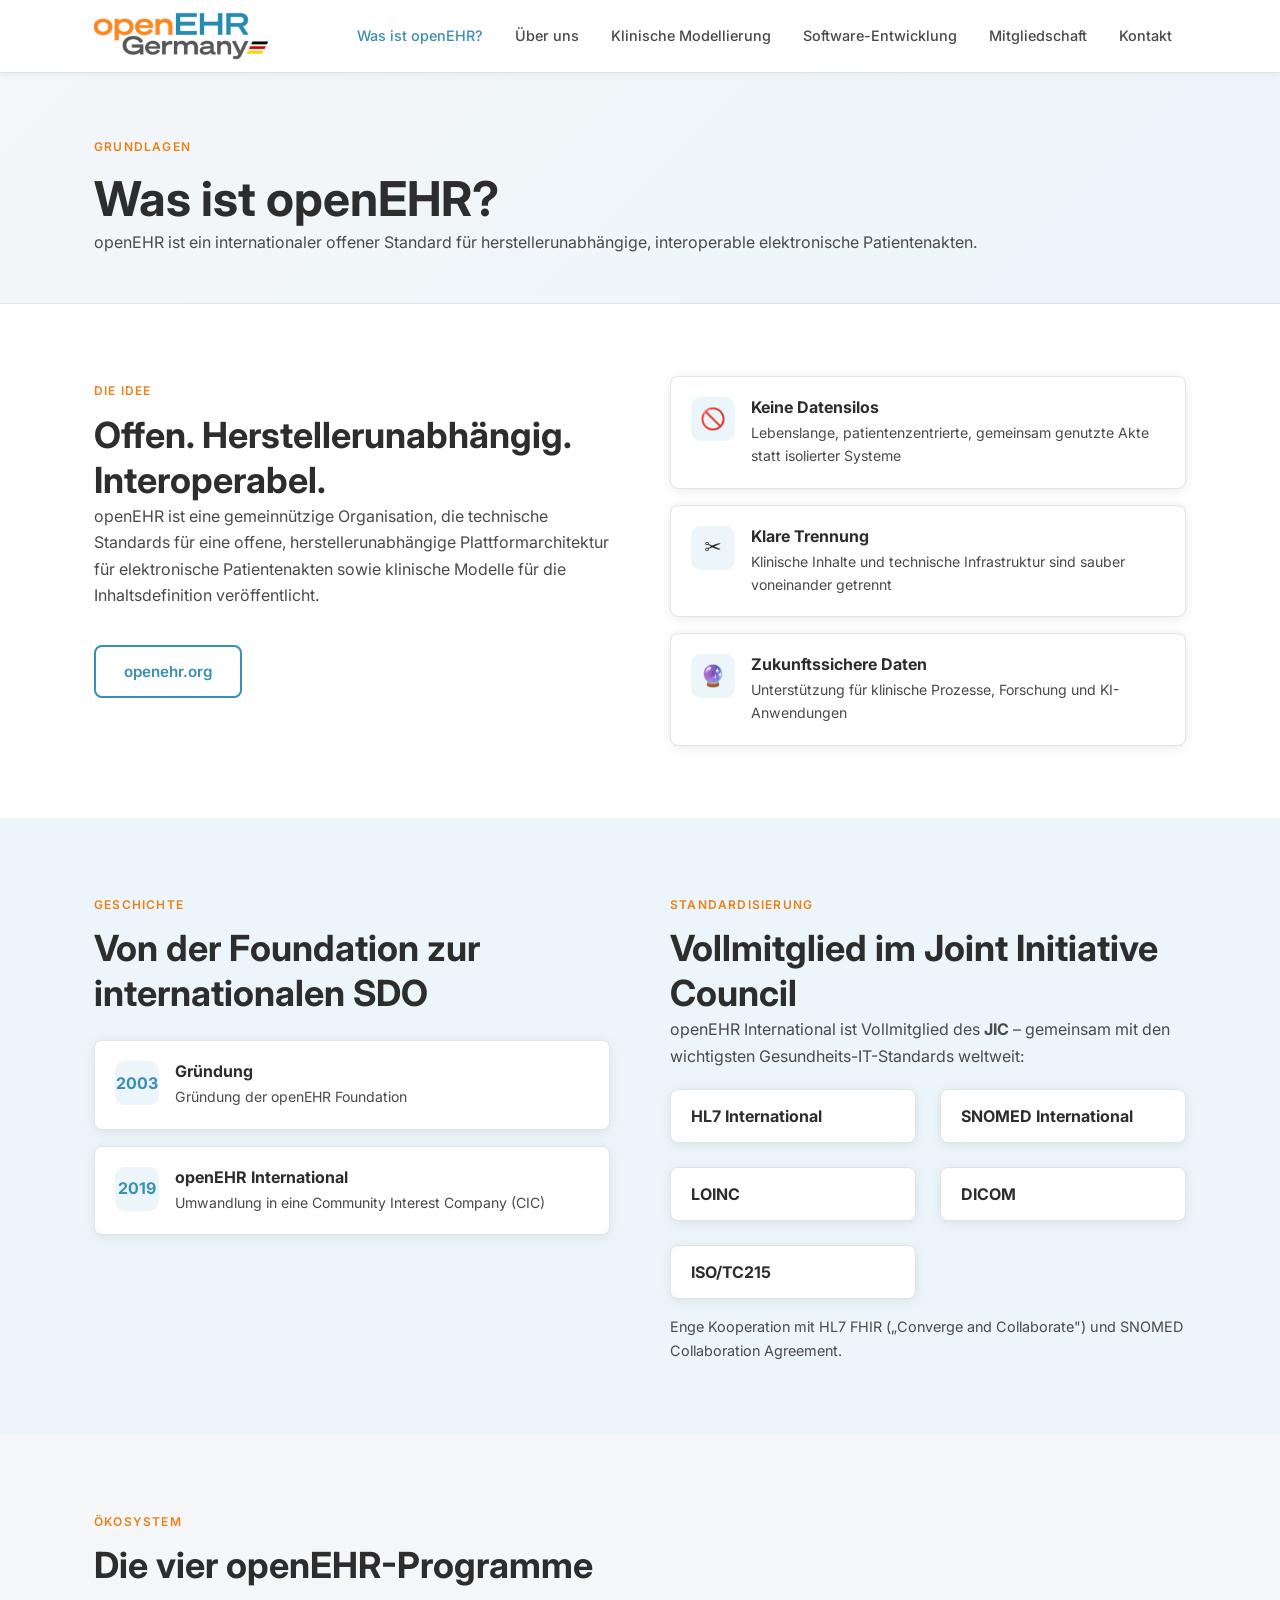
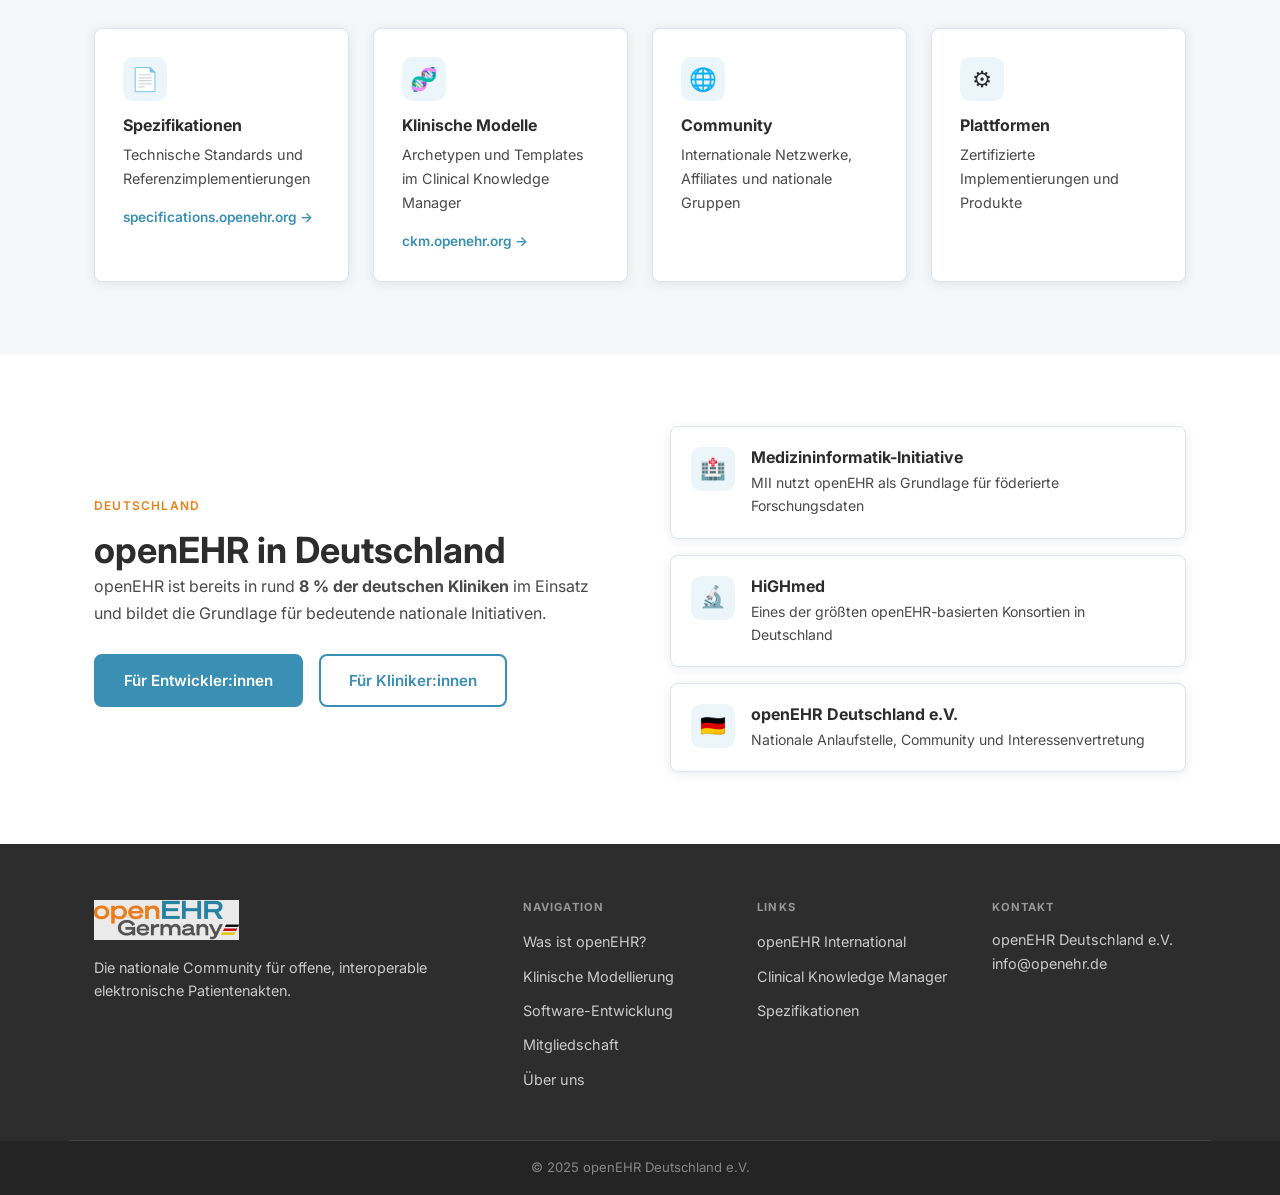
<file: was-ist-openehr.html>
<!DOCTYPE html>
<html lang="de">
<head>
  <meta charset="UTF-8">
  <meta name="viewport" content="width=device-width, initial-scale=1.0">
  <title>Was ist openEHR? – openEHR Deutschland</title>
  <meta name="description" content="openEHR erklärt – offene Standards für elektronische Patientenakten, Spezifikationen, Archetypen und mehr.">
  <link rel="stylesheet" href="assets/css/main.css">
  <link rel="preconnect" href="https://fonts.googleapis.com">
  <link rel="preconnect" href="https://fonts.gstatic.com" crossorigin>
  <link href="https://fonts.googleapis.com/css2?family=Inter:wght@300;400;500;600;700&display=swap" rel="stylesheet">
</head>
<body>

<header class="site-header">
  <div class="container header-inner">
    <a href="index.html" class="logo-link">
      <img src="assets/images/logo.png" alt="openEHR Deutschland" class="site-logo">
    </a>
    <nav class="site-nav">
      <button class="nav-toggle" aria-label="Navigation öffnen">
        <span></span><span></span><span></span>
      </button>
            <ul class="nav-list">
        <li><a href="was-ist-openehr.html" class="active">Was ist openEHR?</a></li>
        <li><a href="ueber-uns.html">Über uns</a></li>
        <li><a href="klinische-modellierung.html">Klinische Modellierung</a></li>
        <li><a href="software-entwicklung.html">Software-Entwicklung</a></li>
        <li><a href="mitgliedschaft.html">Mitgliedschaft</a></li>
        <li><a href="kontakt.html">Kontakt</a></li>
      </ul>
    </nav>
  </div>
</header>

<main>
  <section class="page-hero">
    <div class="container">
      <span class="section-label">Grundlagen</span>
      <h1>Was ist openEHR?</h1>
      <p>openEHR ist ein internationaler offener Standard für herstellerunabhängige, interoperable elektronische Patientenakten.</p>
    </div>
  </section>

  <!-- Idee & Prinzipien – weiß -->
  <section class="content-section bg-white">
    <div class="container content-2col">
      <div>
        <span class="section-label">Die Idee</span>
        <h2>Offen. Herstellerunabhängig. Interoperabel.</h2>
        <p>openEHR ist eine gemeinnützige Organisation, die technische Standards für eine offene, herstellerunabhängige Plattformarchitektur für elektronische Patientenakten sowie klinische Modelle für die Inhaltsdefinition veröffentlicht.</p>
        <a href="https://www.openehr.org" target="_blank" rel="noopener" class="btn btn-outline" style="margin-top: 20px;">openehr.org</a>
      </div>
      <div class="feat-list">
        <div class="feat-item">
          <div class="feat-icon">🚫</div>
          <div><h3>Keine Datensilos</h3><p>Lebenslange, patientenzentrierte, gemeinsam genutzte Akte statt isolierter Systeme</p></div>
        </div>
        <div class="feat-item">
          <div class="feat-icon">✂️</div>
          <div><h3>Klare Trennung</h3><p>Klinische Inhalte und technische Infrastruktur sind sauber voneinander getrennt</p></div>
        </div>
        <div class="feat-item">
          <div class="feat-icon">🔮</div>
          <div><h3>Zukunftssichere Daten</h3><p>Unterstützung für klinische Prozesse, Forschung und KI-Anwendungen</p></div>
        </div>
      </div>
    </div>
  </section>

  <!-- Geschichte & SDO – blau-hell -->
  <section class="content-section bg-blue-light">
    <div class="container content-2col">
      <div>
        <span class="section-label">Geschichte</span>
        <h2>Von der Foundation zur internationalen SDO</h2>
        <div class="feat-list" style="margin-top: 24px;">
          <div class="feat-item">
            <div class="feat-icon" style="font-size:1rem; font-weight:700; color:var(--blue);">2003</div>
            <div><h3>Gründung</h3><p>Gründung der openEHR Foundation</p></div>
          </div>
          <div class="feat-item">
            <div class="feat-icon" style="font-size:1rem; font-weight:700; color:var(--blue);">2019</div>
            <div><h3>openEHR International</h3><p>Umwandlung in eine Community Interest Company (CIC)</p></div>
          </div>
        </div>
      </div>
      <div>
        <span class="section-label">Standardisierung</span>
        <h2>Vollmitglied im Joint Initiative Council</h2>
        <p>openEHR International ist Vollmitglied des <strong>JIC</strong> – gemeinsam mit den wichtigsten Gesundheits-IT-Standards weltweit:</p>
        <div class="card-grid-3" style="margin-top: 20px; grid-template-columns: 1fr 1fr;">
          <div class="info-card" style="padding: 16px 20px;">
            <h3 style="margin: 0;">HL7 International</h3>
          </div>
          <div class="info-card" style="padding: 16px 20px;">
            <h3 style="margin: 0;">SNOMED International</h3>
          </div>
          <div class="info-card" style="padding: 16px 20px;">
            <h3 style="margin: 0;">LOINC</h3>
          </div>
          <div class="info-card" style="padding: 16px 20px;">
            <h3 style="margin: 0;">DICOM</h3>
          </div>
          <div class="info-card" style="padding: 16px 20px;">
            <h3 style="margin: 0;">ISO/TC215</h3>
          </div>
        </div>
        <p style="margin-top: 16px; font-size: 0.9rem;">Enge Kooperation mit HL7 FHIR („Converge and Collaborate") und SNOMED Collaboration Agreement.</p>
      </div>
    </div>
  </section>

  <!-- Vier Programme – grau-hell -->
  <section class="content-section bg-gray-light">
    <div class="container">
      <div class="section-intro">
        <span class="section-label">Ökosystem</span>
        <h2>Die vier openEHR-Programme</h2>
      </div>
      <div class="card-grid-3" style="grid-template-columns: repeat(4, 1fr);">
        <div class="info-card">
          <div class="goal-icon">📄</div>
          <h3>Spezifikationen</h3>
          <p>Technische Standards und Referenzimplementierungen</p>
          <a href="https://specifications.openehr.org" target="_blank" rel="noopener" class="card-link">specifications.openehr.org →</a>
        </div>
        <div class="info-card">
          <div class="goal-icon">🧬</div>
          <h3>Klinische Modelle</h3>
          <p>Archetypen und Templates im Clinical Knowledge Manager</p>
          <a href="https://ckm.openehr.org" target="_blank" rel="noopener" class="card-link">ckm.openehr.org →</a>
        </div>
        <div class="info-card">
          <div class="goal-icon">🌐</div>
          <h3>Community</h3>
          <p>Internationale Netzwerke, Affiliates und nationale Gruppen</p>
        </div>
        <div class="info-card">
          <div class="goal-icon">⚙️</div>
          <h3>Plattformen</h3>
          <p>Zertifizierte Implementierungen und Produkte</p>
        </div>
      </div>
    </div>
  </section>

  <!-- openEHR in Deutschland – weiß -->
  <section class="content-section bg-white">
    <div class="container content-2col" style="align-items: center;">
      <div>
        <span class="section-label">Deutschland</span>
        <h2>openEHR in Deutschland</h2>
        <p>openEHR ist bereits in rund <strong>8&nbsp;% der deutschen Kliniken</strong> im Einsatz und bildet die Grundlage für bedeutende nationale Initiativen.</p>
        <div style="display: flex; gap: 16px; flex-wrap: wrap; margin-top: 28px;">
          <a href="software-entwicklung.html" class="btn btn-primary">Für Entwickler:innen</a>
          <a href="klinische-modellierung.html" class="btn btn-outline">Für Kliniker:innen</a>
        </div>
      </div>
      <div class="feat-list">
        <div class="feat-item">
          <div class="feat-icon">🏥</div>
          <div><h3>Medizininformatik-Initiative</h3><p>MII nutzt openEHR als Grundlage für föderierte Forschungsdaten</p></div>
        </div>
        <div class="feat-item">
          <div class="feat-icon">🔬</div>
          <div><h3>HiGHmed</h3><p>Eines der größten openEHR-basierten Konsortien in Deutschland</p></div>
        </div>
        <div class="feat-item">
          <div class="feat-icon">🇩🇪</div>
          <div><h3>openEHR Deutschland e.V.</h3><p>Nationale Anlaufstelle, Community und Interessenvertretung</p></div>
        </div>
      </div>
    </div>
  </section>

</main>

<footer class="site-footer">
  <div class="container footer-inner">
    <div class="footer-col">
      <img src="assets/images/logo.png" alt="openEHR Deutschland" class="footer-logo">
      <p class="footer-tagline">Die nationale Community für offene, interoperable elektronische Patientenakten.</p>
    </div>
    <div class="footer-col">
      <h4>Navigation</h4>
      <ul>
        <li><a href="was-ist-openehr.html">Was ist openEHR?</a></li>
        <li><a href="klinische-modellierung.html">Klinische Modellierung</a></li>
        <li><a href="software-entwicklung.html">Software-Entwicklung</a></li>
        <li><a href="mitgliedschaft.html">Mitgliedschaft</a></li>
        <li><a href="ueber-uns.html">Über uns</a></li>
      </ul>
    </div>
    <div class="footer-col">
      <h4>Links</h4>
      <ul>
        <li><a href="https://www.openehr.org" target="_blank" rel="noopener">openEHR International</a></li>
        <li><a href="https://ckm.openehr.org" target="_blank" rel="noopener">Clinical Knowledge Manager</a></li>
        <li><a href="https://specifications.openehr.org" target="_blank" rel="noopener">Spezifikationen</a></li>
      </ul>
    </div>
    <div class="footer-col">
      <h4>Kontakt</h4>
      <p>openEHR Deutschland e.V.<br>
      <a href="mailto:info@openehr.de">info@openehr.de</a></p>
    </div>
  </div>
  <div class="footer-bottom">
    <div class="container">
      <p>&copy; 2025 openEHR Deutschland e.V.</p>
    </div>
  </div>
</footer>

<script src="assets/js/main.js"></script>
</body>
</html>
</file>
<file: assets/css/main.css>
/* ============================================================
   openEHR Deutschland – Main Stylesheet
   Colors: Blue #3A8FB5 | Orange #E8821A | Gray #4A4A4A
   ============================================================ */

:root {
  --blue:       #3A8FB5;
  --blue-dark:  #2B6F8F;
  --blue-light: #EBF5FA;
  --orange:     #E8821A;
  --orange-dark:#C06A10;
  --gray-dark:  #2D2D2D;
  --gray:       #4A4A4A;
  --gray-mid:   #7A7A7A;
  --gray-light: #F4F6F8;
  --white:      #FFFFFF;
  --border:     #DDE4EA;
  --font:       'Inter', system-ui, -apple-system, sans-serif;
  --radius:     8px;
  --shadow:     0 2px 12px rgba(0,0,0,0.08);
  --shadow-md:  0 4px 24px rgba(0,0,0,0.12);
  --transition: 0.2s ease;
}

/* ── Reset & Base ──────────────────────────────────────────── */
*, *::before, *::after { box-sizing: border-box; margin: 0; padding: 0; }

html { scroll-behavior: smooth; font-size: 16px; }

body { padding-top: 72px; }

body {
  font-family: var(--font);
  color: var(--gray-dark);
  background: var(--white);
  line-height: 1.65;
  -webkit-font-smoothing: antialiased;
}

img { max-width: 100%; height: auto; display: block; }
a { color: var(--blue); text-decoration: none; }
a:hover { color: var(--blue-dark); }
ul { list-style: none; }

.container {
  max-width: 1140px;
  margin: 0 auto;
  padding: 0 24px;
}

/* ── Typography ────────────────────────────────────────────── */
h1, h2, h3, h4 {
  color: var(--gray-dark);
  line-height: 1.25;
  font-weight: 700;
}
h1 { font-size: clamp(2rem, 4vw, 3rem); }
h2 { font-size: clamp(1.5rem, 3vw, 2.25rem); }
h3 { font-size: 1.25rem; }
h4 { font-size: 1rem; color: var(--gray); text-transform: uppercase; letter-spacing: 0.06em; margin-bottom: 12px; }

p { color: var(--gray); margin-bottom: 1rem; }
p:last-child { margin-bottom: 0; }

.section-label {
  display: inline-block;
  font-size: 0.75rem;
  font-weight: 600;
  letter-spacing: 0.1em;
  text-transform: uppercase;
  color: var(--orange);
  margin-bottom: 12px;
}

/* ── Buttons ────────────────────────────────────────────────── */
.btn {
  display: inline-flex;
  align-items: center;
  gap: 8px;
  padding: 12px 28px;
  border-radius: var(--radius);
  font-size: 0.95rem;
  font-weight: 600;
  cursor: pointer;
  transition: all var(--transition);
  border: 2px solid transparent;
  text-decoration: none;
}
.btn-primary {
  background: var(--blue);
  color: var(--white);
  border-color: var(--blue);
}
.btn-primary:hover {
  background: var(--blue-dark);
  border-color: var(--blue-dark);
  color: var(--white);
  transform: translateY(-1px);
  box-shadow: 0 4px 16px rgba(58,143,181,0.35);
}
.btn-outline {
  background: transparent;
  color: var(--blue);
  border-color: var(--blue);
}
.btn-outline:hover {
  background: var(--blue);
  color: var(--white);
  transform: translateY(-1px);
}
.btn-orange {
  background: var(--orange);
  color: var(--white);
  border-color: var(--orange);
}
.btn-orange:hover {
  background: var(--orange-dark);
  border-color: var(--orange-dark);
  color: var(--white);
  transform: translateY(-1px);
}

/* ── Header ────────────────────────────────────────────────── */
.site-header {
  position: fixed;
  top: 0;
  left: 0;
  right: 0;
  z-index: 100;
  background: var(--white);
  border-bottom: 1px solid var(--border);
  box-shadow: 0 1px 8px rgba(0,0,0,0.06);
}
.header-inner {
  display: flex;
  align-items: center;
  justify-content: space-between;
  height: 72px;
}
.logo-link { display: flex; align-items: center; flex-shrink: 0; }
.site-logo { height: 48px; width: auto; }

.nav-list {
  display: flex;
  align-items: center;
  gap: 4px;
}
.nav-list a {
  display: block;
  padding: 8px 14px;
  border-radius: var(--radius);
  font-size: 0.9rem;
  font-weight: 500;
  color: var(--gray);
  transition: color var(--transition);
}
.nav-list a:hover {
  color: var(--blue);
}
.nav-list a.active {
  color: var(--blue);
}
.nav-toggle {
  display: none;
  flex-direction: column;
  gap: 5px;
  background: none;
  border: none;
  cursor: pointer;
  padding: 8px;
}
.nav-toggle span {
  display: block;
  width: 24px;
  height: 2px;
  background: var(--gray);
  border-radius: 2px;
  transition: all var(--transition);
}

/* ── Hero Section ──────────────────────────────────────────── */
.hero {
  padding: 80px 0 72px;
  background: linear-gradient(135deg, var(--gray-light) 0%, var(--blue-light) 100%);
  overflow: hidden;
}
.hero-inner {
  display: grid;
  grid-template-columns: 1fr 1fr;
  gap: 60px;
  align-items: center;
}
.hero-text h1 {
  margin-bottom: 20px;
  color: var(--gray-dark);
}
.hero-text h1 .accent-blue { color: var(--blue); }
.hero-text h1 .accent-orange { color: var(--orange); }
.hero-text p {
  font-size: 1.1rem;
  line-height: 1.75;
  color: var(--gray);
  margin-bottom: 32px;
}
.hero-actions { display: flex; gap: 16px; flex-wrap: wrap; }

.hero-image-wrap {
  display: flex;
  justify-content: center;
  align-items: center;
}
.hero-image-box {
  width: 100%;
  max-width: 420px;
  aspect-ratio: 1 / 1;
  background: var(--white);
  border-radius: 16px;
  box-shadow: var(--shadow-md);
  display: flex;
  align-items: center;
  justify-content: center;
  padding: 40px;
  border: 1px solid var(--border);
}
.hero-image-box img { width: 100%; height: auto; }

/* ── Members Slider ────────────────────────────────────────── */
.members-section {
  padding: 64px 0;
  background: var(--white);
  border-bottom: 1px solid var(--border);
}
.members-section .section-header {
  text-align: center;
  margin-bottom: 40px;
}
.members-section h2 { font-size: 1.75rem; }

.slider-outer {
  position: relative;
  overflow: hidden;
}
.slider-outer::before,
.slider-outer::after {
  content: '';
  position: absolute;
  top: 0;
  width: 80px;
  height: 100%;
  z-index: 2;
  pointer-events: none;
}
.slider-outer::before {
  left: 0;
  background: linear-gradient(to right, var(--white), transparent);
}
.slider-outer::after {
  right: 0;
  background: linear-gradient(to left, var(--white), transparent);
}

.slider-track {
  display: flex;
  gap: 32px;
  animation: slide-left 30s linear infinite;
  width: max-content;
}
.slider-track:hover { animation-play-state: paused; }

@keyframes slide-left {
  0%   { transform: translateX(0); }
  100% { transform: translateX(-50%); }
}

.member-card {
  display: flex;
  flex-direction: column;
  align-items: center;
  justify-content: center;
  gap: 12px;
  width: 160px;
  height: 100px;
  background: var(--white);
  border: 1px solid var(--border);
  border-radius: var(--radius);
  padding: 16px;
  flex-shrink: 0;
  transition: all var(--transition);
  box-shadow: var(--shadow);
}
.member-card:hover {
  border-color: var(--blue);
  box-shadow: 0 4px 20px rgba(58,143,181,0.15);
  transform: translateY(-2px);
}
.member-card img {
  max-height: 48px;
  width: auto;
  object-fit: contain;
  filter: grayscale(40%);
  transition: filter var(--transition);
}
.member-card:hover img { filter: grayscale(0%); }
.member-card span {
  font-size: 0.75rem;
  font-weight: 600;
  color: var(--gray-mid);
  text-align: center;
  line-height: 1.3;
}

/* ── Affiliate Goals ────────────────────────────────────────── */
.goals-section {
  padding: 80px 0;
  background: linear-gradient(135deg, var(--gray-light) 0%, var(--blue-light) 100%);
}
.goals-inner {
  display: grid;
  grid-template-columns: 1fr 2fr;
  gap: 60px;
  align-items: start;
}
.goals-heading { position: sticky; top: 100px; }
.goals-heading h2 { margin-bottom: 16px; }
.goals-heading p { font-size: 1.05rem; }

.goals-grid {
  display: grid;
  grid-template-columns: 1fr 1fr;
  gap: 20px;
}
.goal-card {
  background: var(--white);
  border-radius: var(--radius);
  padding: 24px;
  border: 1px solid var(--border);
  box-shadow: var(--shadow);
  transition: all var(--transition);
}
.goal-card:hover {
  transform: translateY(-2px);
  box-shadow: var(--shadow-md);
  border-color: var(--blue);
}
.goal-icon {
  width: 44px;
  height: 44px;
  background: var(--blue-light);
  border-radius: 10px;
  display: flex;
  align-items: center;
  justify-content: center;
  margin-bottom: 14px;
  font-size: 1.4rem;
}
.goal-card h3 { font-size: 1rem; margin-bottom: 8px; }
.goal-card p { font-size: 0.9rem; margin: 0; }

/* ── Getting Started ────────────────────────────────────────── */
.getstarted-section {
  padding: 80px 0;
  background: var(--white);
}
.getstarted-section .section-header {
  text-align: center;
  margin-bottom: 48px;
}
.getstarted-section .section-header p {
  font-size: 1.05rem;
  max-width: 540px;
  margin: 12px auto 0;
}

.getstarted-grid {
  display: grid;
  grid-template-columns: 1fr 1fr;
  gap: 32px;
  max-width: 860px;
  margin: 0 auto;
}
.getstarted-card {
  display: block;
  background: var(--gray-light);
  border-radius: 14px;
  padding: 40px 36px;
  border: 2px solid var(--border);
  transition: all var(--transition);
  text-decoration: none;
}
.getstarted-card:hover {
  border-color: var(--blue);
  background: var(--blue-light);
  transform: translateY(-4px);
  box-shadow: var(--shadow-md);
}
.getstarted-card .card-icon {
  width: 56px;
  height: 56px;
  background: var(--white);
  border-radius: 14px;
  display: flex;
  align-items: center;
  justify-content: center;
  font-size: 1.8rem;
  margin-bottom: 20px;
  box-shadow: var(--shadow);
  transition: all var(--transition);
}
.getstarted-card:hover .card-icon {
  background: var(--blue);
  box-shadow: 0 4px 16px rgba(58,143,181,0.35);
}
.getstarted-card h3 {
  font-size: 1.3rem;
  margin-bottom: 10px;
  color: var(--gray-dark);
}
.getstarted-card p {
  font-size: 0.95rem;
  color: var(--gray);
  margin-bottom: 24px;
}
.getstarted-card .card-link {
  display: inline-flex;
  align-items: center;
  gap: 6px;
  font-size: 0.9rem;
  font-weight: 600;
  color: var(--blue);
}
.getstarted-card:hover .card-link { color: var(--blue-dark); }
.getstarted-card .card-link::after {
  content: '→';
  transition: transform var(--transition);
}
.getstarted-card:hover .card-link::after { transform: translateX(4px); }

/* ── CTA Banner ─────────────────────────────────────────────── */
.cta-section {
  padding: 72px 0;
  background: linear-gradient(135deg, var(--gray-light) 0%, var(--blue-light) 100%);
  text-align: center;
}
.cta-section h2 { margin-bottom: 16px; }
.cta-section p { font-size: 1.05rem; margin-bottom: 32px; max-width: 520px; margin-left: auto; margin-right: auto; }

/* ── Page Hero ──────────────────────────────────────────────── */
.page-hero {
  padding: 60px 0 48px;
  background: linear-gradient(135deg, var(--gray-light) 0%, var(--blue-light) 100%);
  border-bottom: 1px solid var(--border);
}
.page-content {
  padding: 60px 0;
  max-width: 780px;
  margin: 0 auto;
}
.page-content h2 { margin: 40px 0 16px; }
.page-content h3 { margin: 28px 0 12px; color: var(--blue); }
.page-content ul { list-style: disc; padding-left: 24px; margin-bottom: 16px; }
.page-content ul li { margin-bottom: 8px; }

/* ── Inner Page Sections ────────────────────────────────────── */
.content-section { padding: 72px 0; }
.content-section.bg-white      { background: var(--white); }
.content-section.bg-gray-light { background: var(--gray-light); }
.content-section.bg-blue-light { background: var(--blue-light); }
.content-section.bg-blue-grad  {
  background: linear-gradient(135deg, var(--blue) 0%, var(--blue-dark) 100%);
}

.content-2col {
  display: grid;
  grid-template-columns: 1fr 1fr;
  gap: 60px;
  align-items: start;
}

/* Feature items (icon + text) */
.feat-list { display: flex; flex-direction: column; gap: 16px; }
.feat-item {
  display: flex;
  gap: 16px;
  align-items: flex-start;
  background: var(--white);
  border: 1px solid var(--border);
  border-radius: var(--radius);
  padding: 20px;
  box-shadow: var(--shadow);
}
.feat-icon {
  width: 44px; height: 44px;
  background: var(--blue-light);
  border-radius: 10px;
  display: flex; align-items: center; justify-content: center;
  font-size: 1.3rem; flex-shrink: 0;
}
.feat-item h3 { font-size: 1rem; margin-bottom: 4px; color: var(--gray-dark); }
.feat-item p  { font-size: 0.88rem; margin: 0; }

/* Card grid (3-up) */
.card-grid-3 {
  display: grid;
  grid-template-columns: repeat(3, 1fr);
  gap: 24px;
}
.info-card {
  background: var(--white);
  border-radius: var(--radius);
  padding: 28px;
  border: 1px solid var(--border);
  box-shadow: var(--shadow);
  transition: all var(--transition);
}
.info-card:hover {
  transform: translateY(-2px);
  box-shadow: var(--shadow-md);
  border-color: var(--blue);
}
.info-card h3 { font-size: 1rem; margin: 12px 0 8px; color: var(--gray-dark); }
.info-card p  { font-size: 0.9rem; margin-bottom: 12px; }
.info-card .card-link {
  font-size: 0.85rem; font-weight: 600; color: var(--blue);
}

/* Checklist */
.check-list { list-style: none; padding: 0; display: flex; flex-direction: column; gap: 12px; }
.check-list li {
  display: flex; align-items: center; gap: 12px;
  background: var(--gray-light);
  border-radius: var(--radius);
  padding: 16px 20px;
  font-weight: 500; color: var(--gray-dark);
}
.check-list li::before { content: '✓'; color: var(--blue); font-weight: 700; flex-shrink: 0; }

/* Links on dark bg */
.dark-links { list-style: none; padding: 0; display: flex; flex-direction: column; gap: 10px; }
.dark-links li { color: rgba(255,255,255,0.85); font-size: 0.95rem; }
.dark-links li::before { content: '→ '; color: var(--orange); font-weight: 700; }
.dark-links a { color: rgba(255,255,255,0.9); text-decoration: underline; text-decoration-color: rgba(255,255,255,0.3); }
.dark-links a:hover { color: var(--white); }

/* Steps */
.steps-list { list-style: none; padding: 0; margin-top: 24px; display: flex; flex-direction: column; gap: 16px; }
.steps-list li { display: flex; gap: 16px; align-items: flex-start; }
.step-num {
  width: 36px; height: 36px;
  background: var(--blue); color: var(--white);
  border-radius: 50%;
  display: flex; align-items: center; justify-content: center;
  font-weight: 700; font-size: 0.9rem; flex-shrink: 0;
}
.steps-list strong { display: block; margin-bottom: 4px; color: var(--gray-dark); }
.steps-list p { font-size: 0.9rem; margin: 0; }

.section-intro { max-width: 680px; margin-bottom: 40px; }
.section-intro h2 { margin-bottom: 12px; }

/* Pricing table */
.pricing-table {
  width: 100%;
  border-collapse: collapse;
  margin-top: 24px;
  background: var(--white);
  border-radius: var(--radius);
  overflow: hidden;
  box-shadow: var(--shadow);
}
.pricing-table th {
  background: var(--blue);
  color: var(--white);
  padding: 14px 20px;
  text-align: left;
  font-size: 0.85rem;
  font-weight: 600;
  letter-spacing: 0.04em;
}
.pricing-table td {
  padding: 14px 20px;
  font-size: 0.92rem;
  color: var(--gray);
  border-bottom: 1px solid var(--border);
}
.pricing-table tr:last-child td { border-bottom: none; }
.pricing-table tr:hover td { background: var(--blue-light); }
.pricing-table td:first-child { font-weight: 600; color: var(--gray-dark); }
.pricing-table td:last-child { color: var(--blue); font-weight: 700; white-space: nowrap; }
.pricing-table .coa { color: var(--gray-mid); font-style: italic; font-weight: 400; }

/* Individual pricing cards */
.pricing-cards { display: grid; grid-template-columns: 1fr 1fr; gap: 24px; margin-top: 24px; }
.pricing-card {
  background: var(--white);
  border: 2px solid var(--border);
  border-radius: 14px;
  padding: 32px 28px;
  transition: all var(--transition);
}
.pricing-card:hover { border-color: var(--blue); box-shadow: var(--shadow-md); }
.pricing-card .price {
  font-size: 2.2rem;
  font-weight: 700;
  color: var(--blue);
  line-height: 1;
  margin: 12px 0 4px;
}
.pricing-card .price-sub { font-size: 0.82rem; color: var(--gray-mid); margin-bottom: 16px; }
.pricing-card h3 { font-size: 1.1rem; color: var(--gray-dark); margin-bottom: 4px; }
.pricing-card p { font-size: 0.9rem; }

/* Contact options */
.contact-options {
  display: flex;
  align-items: center;
  justify-content: center;
  gap: 20px;
  flex-wrap: wrap;
  margin-top: 32px;
}
.contact-option {
  display: flex;
  align-items: center;
  gap: 14px;
  background: rgba(255,255,255,0.15);
  border: 1px solid rgba(255,255,255,0.3);
  border-radius: 12px;
  padding: 18px 28px;
  text-decoration: none;
  transition: all var(--transition);
  min-width: 240px;
}
.contact-option:hover {
  background: rgba(255,255,255,0.25);
  transform: translateY(-2px);
}
.contact-option-icon {
  font-size: 1.6rem;
  flex-shrink: 0;
}
.contact-option strong {
  display: block;
  color: var(--white);
  font-size: 1rem;
  margin-bottom: 2px;
}
.contact-option span {
  color: rgba(255,255,255,0.75);
  font-size: 0.85rem;
}
.contact-option-divider {
  color: rgba(255,255,255,0.5);
  font-size: 0.9rem;
  font-weight: 500;
}
/* Light variant (on white/gray bg) */
.contact-option--light {
  background: var(--white);
  border-color: var(--border);
  box-shadow: var(--shadow);
}
.contact-option--light:hover {
  background: var(--gray-light);
  transform: translateY(-2px);
}
.contact-option--light strong {
  color: var(--dark);
}
.contact-option--light span {
  color: var(--gray);
}
@media (max-width: 640px) {
  .contact-option { min-width: 100%; }
  .contact-option-divider { display: none; }
}

/* Membership tab switcher */
.membership-tabs {
  display: flex;
  gap: 8px;
  margin-bottom: 32px;
  background: var(--white);
  border: 1px solid var(--border);
  border-radius: 10px;
  padding: 6px;
  width: fit-content;
}
.mem-tab {
  padding: 10px 28px;
  border-radius: 7px;
  border: none;
  background: transparent;
  font-family: var(--font);
  font-size: 0.95rem;
  font-weight: 500;
  color: var(--gray);
  cursor: pointer;
  transition: all var(--transition);
}
.mem-tab:hover { color: var(--blue); }
.mem-tab.active {
  background: var(--blue);
  color: var(--white);
  font-weight: 600;
}

@media (max-width: 640px) {
  .pricing-cards { grid-template-columns: 1fr; }
  .pricing-table th, .pricing-table td { padding: 10px 14px; font-size: 0.82rem; }
  .membership-tabs { width: 100%; }
  .mem-tab { flex: 1; padding: 10px 8px; font-size: 0.85rem; }
}

@media (max-width: 900px) {
  .content-2col  { grid-template-columns: 1fr; gap: 32px; }
  .card-grid-3   { grid-template-columns: 1fr 1fr; }
}
@media (max-width: 640px) {
  .card-grid-3   { grid-template-columns: 1fr; }
  .content-section { padding: 48px 0; }
}

/* ── Contact Form ───────────────────────────────────────────── */
.contact-form-wrap {
  display: grid;
  grid-template-columns: 1fr 2fr;
  gap: 64px;
  align-items: start;
}
.contact-form-intro h2 { margin-bottom: 12px; }
.contact-form-intro p { color: var(--gray); margin-bottom: 32px; }
.contact-aside { display: flex; flex-direction: column; gap: 12px; }
.contact-aside .feat-item a { color: var(--blue); text-decoration: none; }
.contact-aside .feat-item a:hover { text-decoration: underline; }
.contact-form { display: flex; flex-direction: column; gap: 20px; }
.cf-row { display: flex; flex-direction: column; gap: 20px; }
.cf-row--2 { flex-direction: row; gap: 16px; }
.cf-row--2 .cf-field { flex: 1; }
.cf-field { display: flex; flex-direction: column; gap: 6px; }
.cf-field label { font-size: 0.9rem; font-weight: 600; color: var(--dark); }
.cf-req { color: var(--orange); }
.cf-field input,
.cf-field select,
.cf-field textarea {
  padding: 11px 14px;
  border: 1px solid var(--border);
  border-radius: 8px;
  font-size: 0.95rem;
  font-family: inherit;
  color: var(--dark);
  background: var(--white);
  outline: none;
  transition: border-color var(--transition);
}
.cf-field input:focus,
.cf-field select:focus,
.cf-field textarea:focus { border-color: var(--blue); box-shadow: 0 0 0 3px rgba(58,143,181,0.12); }
.cf-field textarea { resize: vertical; }
.cf-note { font-size: 0.8rem; color: var(--gray); margin: 0; }
@media (max-width: 900px) {
  .contact-form-wrap { grid-template-columns: 1fr; gap: 40px; }
  .cf-row--2 { flex-direction: column; }
}

/* ── Newsletter ─────────────────────────────────────────────── */
.newsletter-section {
  background: linear-gradient(135deg, var(--blue) 0%, var(--blue-dark) 100%);
  padding: 64px 0;
}
.newsletter-inner {
  display: grid;
  grid-template-columns: 1fr auto;
  gap: 48px;
  align-items: center;
}
.newsletter-text .section-label { color: var(--orange); }
.newsletter-text h2 { color: var(--white); margin-bottom: 12px; }
.newsletter-text p { color: rgba(255,255,255,0.7); max-width: 480px; }
.newsletter-form { display: flex; flex-direction: column; gap: 12px; min-width: 340px; }
.newsletter-fields { display: grid; grid-template-columns: 1fr 1fr; gap: 10px; }
.newsletter-fields input[type="email"] { grid-column: 1 / -1; }
.newsletter-fields input, .newsletter-form input {
  padding: 12px 16px;
  border-radius: 8px;
  border: 1px solid rgba(255,255,255,0.15);
  background: rgba(255,255,255,0.08);
  color: var(--white);
  font-size: 0.95rem;
  font-family: inherit;
  outline: none;
  transition: border-color var(--transition);
}
.newsletter-fields input::placeholder { color: rgba(255,255,255,0.4); }
.newsletter-fields input:focus { border-color: var(--orange); }
.newsletter-hint { font-size: 0.82rem; color: rgba(255,255,255,0.35); margin: 0; }
@media (max-width: 768px) {
  .newsletter-inner { grid-template-columns: 1fr; gap: 28px; }
  .newsletter-form { min-width: 0; }
}

/* ── Footer ─────────────────────────────────────────────────── */
.site-footer {
  background: var(--gray-dark);
  color: rgba(255,255,255,0.75);
  padding: 56px 0 0;
}
.footer-inner {
  display: grid;
  grid-template-columns: 2fr 1fr 1fr 1fr;
  gap: 40px;
  padding-bottom: 40px;
  border-bottom: 1px solid rgba(255,255,255,0.1);
}
.footer-logo { height: 40px; width: auto; margin-bottom: 16px; opacity: 0.9; }
.footer-tagline { font-size: 0.9rem; line-height: 1.6; color: rgba(255,255,255,0.6); }
.site-footer h4 { color: rgba(255,255,255,0.5); font-size: 0.7rem; letter-spacing: 0.1em; text-transform: uppercase; margin-bottom: 14px; }
.site-footer ul li { margin-bottom: 8px; }
.site-footer ul a { color: rgba(255,255,255,0.75); font-size: 0.9rem; transition: color var(--transition); }
.site-footer ul a:hover { color: var(--white); }
.site-footer p { color: rgba(255,255,255,0.75); font-size: 0.9rem; }
.site-footer a { color: rgba(255,255,255,0.75); }
.site-footer a:hover { color: var(--white); }
.footer-bottom {
  padding: 16px 0;
  background: rgba(0,0,0,0.2);
}
.footer-bottom p { font-size: 0.82rem; color: rgba(255,255,255,0.45); margin: 0; text-align: center; }
.footer-bottom a { color: rgba(255,255,255,0.55); }

/* ── Responsive ─────────────────────────────────────────────── */
@media (max-width: 900px) {
  .hero-inner { grid-template-columns: 1fr; gap: 40px; }
  .hero-image-wrap { order: -1; }
  .hero-image-box { max-width: 280px; padding: 28px; }
  .goals-inner { grid-template-columns: 1fr; gap: 32px; }
  .goals-heading { position: static; }
  .goals-grid { grid-template-columns: 1fr; }
  .footer-inner { grid-template-columns: 1fr 1fr; }
}

@media (max-width: 640px) {
  .nav-toggle { display: flex; }
  .nav-list {
    display: none;
    position: absolute;
    top: 72px;
    left: 0;
    right: 0;
    background: var(--white);
    padding: 16px 24px;
    flex-direction: column;
    align-items: stretch;
    border-bottom: 1px solid var(--border);
    box-shadow: var(--shadow-md);
  }
  .nav-list.open { display: flex; }
  .site-header { position: relative; }
  .hero { padding: 48px 0; }
  .getstarted-grid { grid-template-columns: 1fr; }
  .footer-inner { grid-template-columns: 1fr; }
  .members-section h2 { font-size: 1.4rem; }
}
</file>
